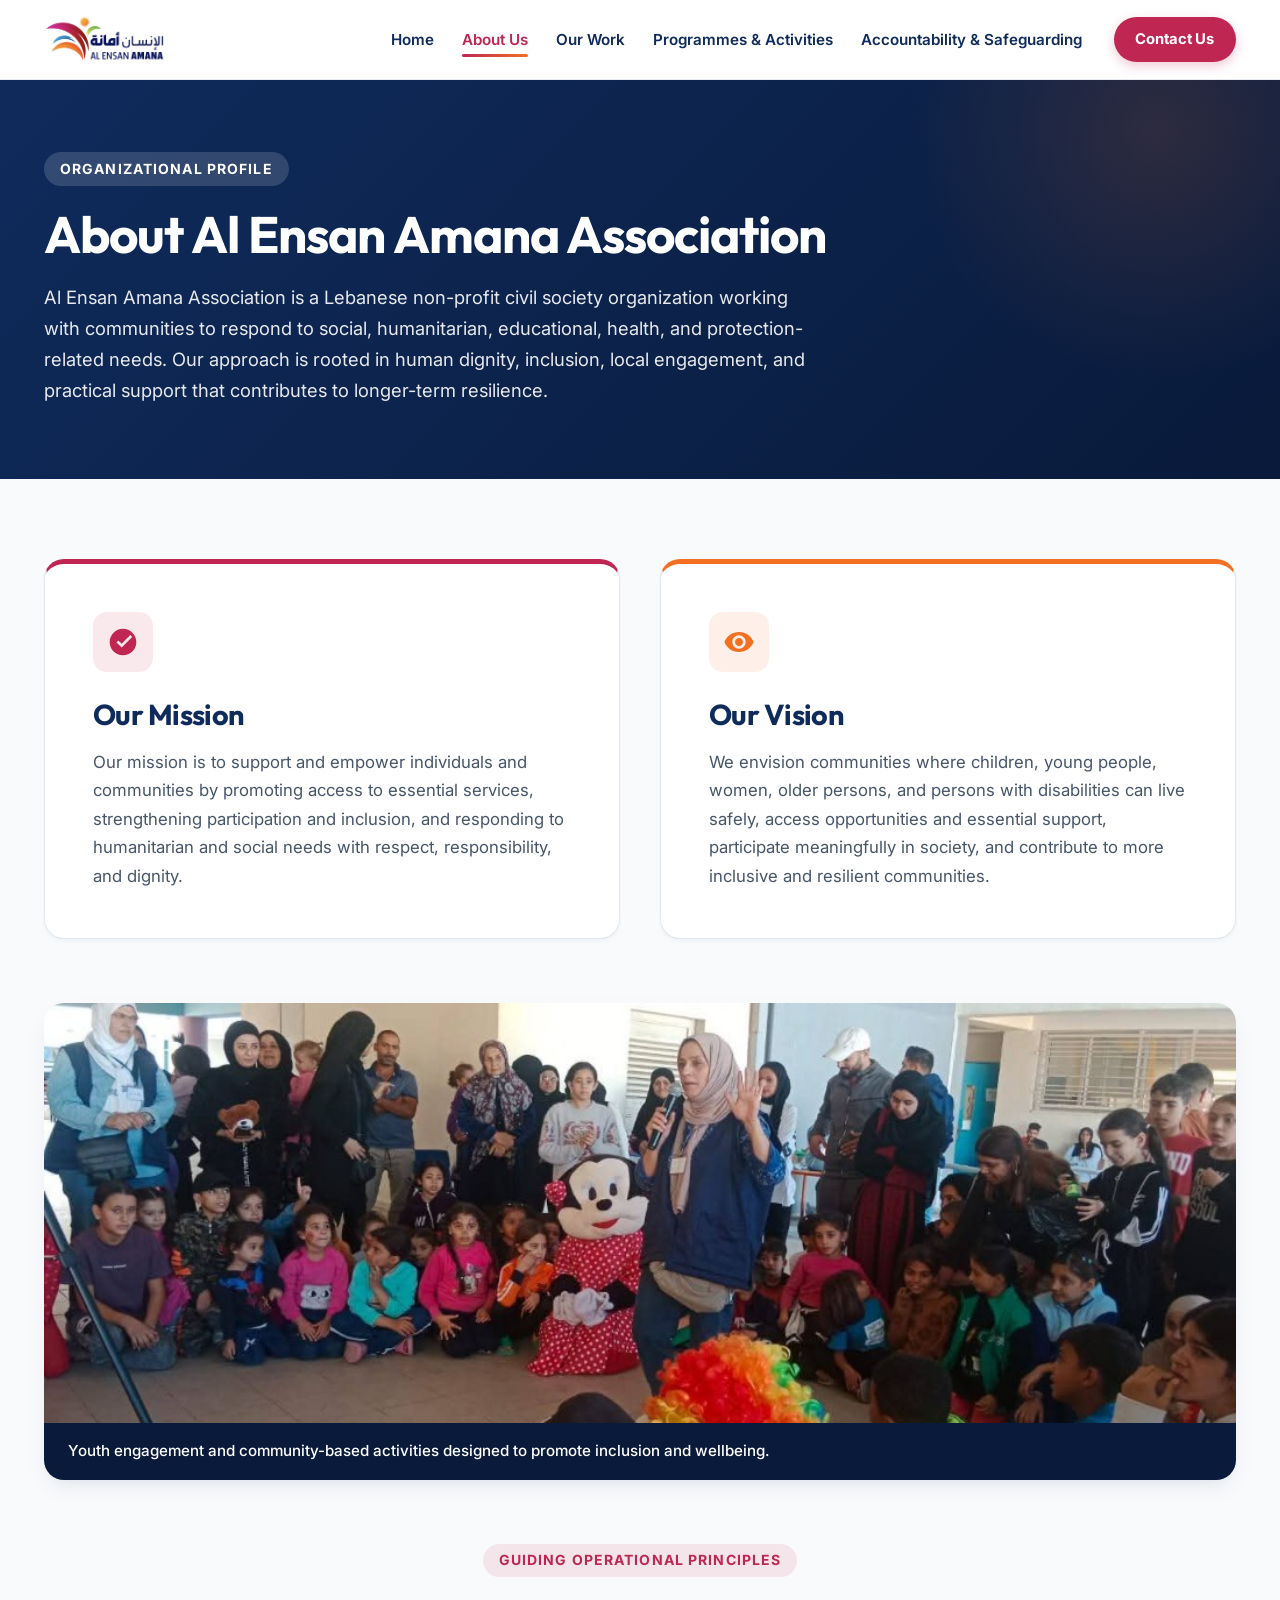
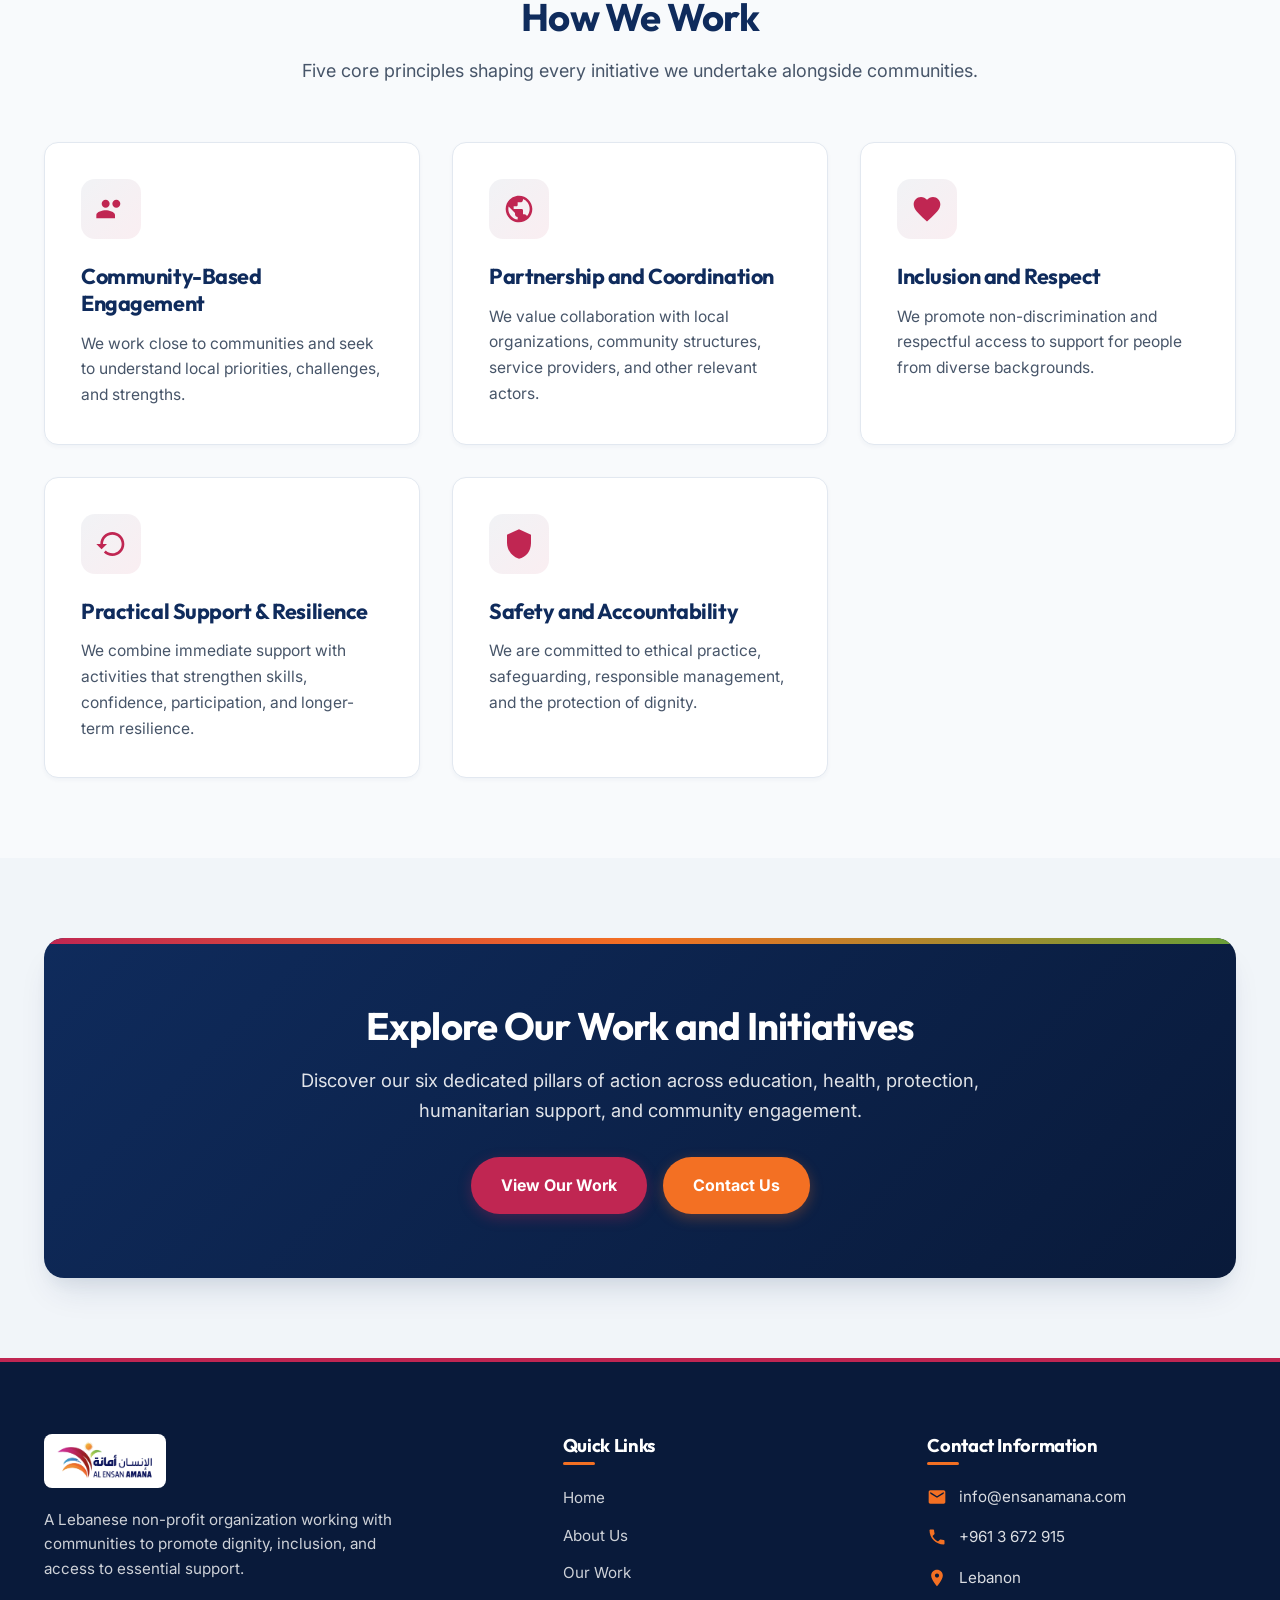
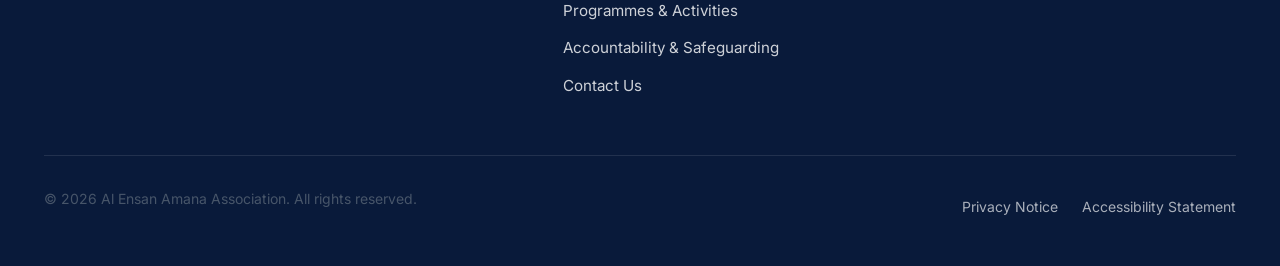
<file: about.html>
<!DOCTYPE html>
<html lang="en">
<head>
  <meta charset="UTF-8">
  <meta name="viewport" content="width=device-width, initial-scale=1.0">
  <title>About Us | Al Ensan Amana Association</title>
  <meta name="description" content="Learn about Al Ensan Amana Association, our mission, vision, and principles of community-based engagement, inclusion, dignity, and practical support in Lebanon.">
  <link rel="icon" type="image/png" href="assets/images/favicon.png">

  <!-- Open Graph -->
  <meta property="og:type" content="website">
  <meta property="og:title" content="About Us | Al Ensan Amana Association">
  <meta property="og:description" content="Dedicated to supporting communities across Lebanon through inclusive, dignified, and community-led civil society initiatives.">
  <meta property="og:image" content="assets/images/activity-2.jpg">

  <!-- Google Fonts -->
  <link rel="preconnect" href="https://fonts.googleapis.com">
  <link rel="preconnect" href="https://fonts.gstatic.com" crossorigin>
  <link href="https://fonts.googleapis.com/css2?family=Inter:wght@400;500;600;700&family=Outfit:wght@600;700;800&display=swap" rel="stylesheet">

  <!-- CSS Stylesheet -->
  <link rel="stylesheet" href="css/style.css">
</head>
<body>
  <!-- Accessible Skip Link -->
  <a href="#main-content" class="skip-link">Skip to main content</a>

  <!-- Header -->
  <header class="site-header" role="banner">
    <div class="container header-container">
      <a href="index.html" class="brand-logo-link" aria-label="Al Ensan Amana Association Home Page">
        <img src="assets/images/logo.png" alt="Al Ensan Amana Association Official Logo" class="brand-logo-img">
      </a>

      <!-- Desktop Nav -->
      <nav class="nav-desktop" role="navigation" aria-label="Main Navigation">
        <ul class="nav-menu-list">
          <li><a href="index.html" class="nav-link">Home</a></li>
          <li><a href="about.html" class="nav-link active" aria-current="page">About Us</a></li>
          <li><a href="our-work.html" class="nav-link">Our Work</a></li>
          <li><a href="programmes.html" class="nav-link">Programmes & Activities</a></li>
          <li><a href="accountability.html" class="nav-link">Accountability & Safeguarding</a></li>
        </ul>
        <a href="contact.html" class="btn-header-cta">Contact Us</a>
      </nav>

      <!-- Mobile Menu Toggle -->
      <button type="button" class="mobile-menu-toggle" id="mobile-menu-toggle" aria-label="Open mobile navigation menu">
        <svg viewBox="0 0 24 24"><path d="M4 6h16M4 12h16M4 18h16"/></svg>
      </button>
    </div>
  </header>

  <!-- Mobile Drawer Overlay -->
  <div class="mobile-drawer-overlay" id="mobile-drawer-overlay" role="dialog" aria-modal="true" aria-label="Mobile menu">
    <div class="mobile-drawer">
      <div class="mobile-drawer-header">
        <img src="assets/images/logo.png" alt="Al Ensan Amana Association Logo" style="height: 40px;">
        <button type="button" class="mobile-drawer-close" id="mobile-drawer-close" aria-label="Close navigation menu">&times;</button>
      </div>
      <nav>
        <ul class="mobile-nav-list">
          <li><a href="index.html" class="mobile-nav-link">Home</a></li>
          <li><a href="about.html" class="mobile-nav-link active" aria-current="page">About Us</a></li>
          <li><a href="our-work.html" class="mobile-nav-link">Our Work</a></li>
          <li><a href="programmes.html" class="mobile-nav-link">Programmes & Activities</a></li>
          <li><a href="accountability.html" class="mobile-nav-link">Accountability & Safeguarding</a></li>
          <li><a href="contact.html" class="mobile-nav-link">Contact Us</a></li>
        </ul>
      </nav>
      <div class="mobile-drawer-footer">
        <a href="contact.html" class="btn btn-primary" style="width: 100%;">Get in Touch</a>
      </div>
    </div>
  </div>

  <!-- Main Content -->
  <main id="main-content">
    
    <!-- Hero Banner -->
    <section class="page-hero">
      <div class="container">
        <div class="fade-in-element">
          <span class="section-tag" style="background: rgba(255,255,255,0.15); color: #fff;">Organizational Profile</span>
          <h1 class="page-hero-title">About Al Ensan Amana Association</h1>
          <p class="page-hero-desc">
            Al Ensan Amana Association is a Lebanese non-profit civil society organization working with communities to respond to social, humanitarian, educational, health, and protection-related needs. Our approach is rooted in human dignity, inclusion, local engagement, and practical support that contributes to longer-term resilience.
          </p>
        </div>
      </div>
    </section>

    <!-- Mission & Vision Section -->
    <section class="section" aria-labelledby="mission-vision-heading">
      <div class="container">
        <div style="display: grid; grid-template-columns: repeat(auto-fit, minmax(320px, 1fr)); gap: 2.5rem; margin-bottom: 4rem;">
          
          <!-- Mission Card -->
          <div class="content-box fade-in-element" style="border-top: 5px solid var(--brand-crimson); margin-bottom: 0;">
            <div class="card-icon-wrap" aria-hidden="true" style="background: rgba(192, 38, 82, 0.1); color: var(--brand-crimson);">
              <svg viewBox="0 0 24 24"><path d="M12 2C6.48 2 2 6.48 2 12s4.48 10 10 10 10-4.48 10-10S17.52 2 12 2zm-1 14.17l-3.88-3.88L8.53 10.8 11 13.27l6.47-6.47 1.41 1.41L11 16.17z"/></svg>
            </div>
            <h2 id="mission-vision-heading" style="font-size: 1.8rem; margin-bottom: 1rem;">Our Mission</h2>
            <p style="font-size: 1.05rem; line-height: 1.7; color: var(--text-muted);">
              Our mission is to support and empower individuals and communities by promoting access to essential services, strengthening participation and inclusion, and responding to humanitarian and social needs with respect, responsibility, and dignity.
            </p>
          </div>

          <!-- Vision Card -->
          <div class="content-box fade-in-element" style="border-top: 5px solid var(--brand-orange); margin-bottom: 0;">
            <div class="card-icon-wrap" aria-hidden="true" style="background: rgba(243, 112, 35, 0.1); color: var(--brand-orange);">
              <svg viewBox="0 0 24 24"><path d="M12 4.5C7 4.5 2.73 7.61 1 12c1.73 4.39 6 7.5 11 7.5s9.27-3.11 11-7.5c-1.73-4.39-6-7.5-11-7.5zM12 17c-2.76 0-5-2.24-5-5s2.24-5 5-5 5 2.24 5 5-2.24 5-5 5zm0-8c-1.66 0-3 1.34-3 3s1.34 3 3 3 3-1.34 3-3-1.34-3-3-3z"/></svg>
            </div>
            <h2 style="font-size: 1.8rem; margin-bottom: 1rem;">Our Vision</h2>
            <p style="font-size: 1.05rem; line-height: 1.7; color: var(--text-muted);">
              We envision communities where children, young people, women, older persons, and persons with disabilities can live safely, access opportunities and essential support, participate meaningfully in society, and contribute to more inclusive and resilient communities.
            </p>
          </div>

        </div>

        <!-- Featured Activity Image Banner -->
        <div class="fade-in-element" style="border-radius: var(--radius-lg); overflow: hidden; box-shadow: var(--shadow-md); margin-bottom: 4rem;">
          <img src="assets/images/activity-2.jpg" alt="Interactive community engagement session with children and adults" style="width: 100%; max-height: 420px; object-fit: cover;">
          <div style="background-color: var(--primary-navy-dark); color: #fff; padding: 1rem 1.5rem; font-size: 0.95rem; font-weight: 500;">
            Youth engagement and community-based activities designed to promote inclusion and wellbeing.
          </div>
        </div>

        <!-- How We Work Section -->
        <div>
          <div class="section-title-wrap fade-in-element">
            <span class="section-tag">Guiding Operational Principles</span>
            <h2 class="section-title">How We Work</h2>
            <p class="section-subtitle">Five core principles shaping every initiative we undertake alongside communities.</p>
          </div>

          <div class="cards-grid-3">
            
            <!-- Principle 1 -->
            <article class="card fade-in-element">
              <div class="card-icon-wrap" aria-hidden="true">
                <svg viewBox="0 0 24 24"><path d="M16 11c1.66 0 2.99-1.34 2.99-3S17.66 5 16 5s-3 1.34-3 3 1.34 3 3 3zm-8 0c1.66 0 2.99-1.34 2.99-3S9.66 5 8 5 5 6.34 5 8s1.34 3 3 3zm0 2c-2.33 0-7 1.17-7 3.5V19h14v-2.5c0-2.33-4.67-3.5-7-3.5z"/></svg>
              </div>
              <h3 class="card-title">Community-Based Engagement</h3>
              <p class="card-text">We work close to communities and seek to understand local priorities, challenges, and strengths.</p>
            </article>

            <!-- Principle 2 -->
            <article class="card fade-in-element">
              <div class="card-icon-wrap" aria-hidden="true">
                <svg viewBox="0 0 24 24"><path d="M12 2C6.48 2 2 6.48 2 12s4.48 10 10 10 10-4.48 10-10S17.52 2 12 2zm-1 17.93c-3.95-.49-7-3.85-7-7.93 0-.62.08-1.21.21-1.79L9 15v1c0 1.1.9 2 2 2v1.93zm6.9-2.54c-.26-.81-1-1.39-1.9-1.39h-1v-3c0-.55-.45-1-1-1H8v-2h2c.55 0 1-.45 1-1V7h2c1.1 0 2-.9 2-2v-.41c2.93 1.19 5 4.06 5 7.41 0 2.08-.8 3.97-2.1 5.39z"/></svg>
              </div>
              <h3 class="card-title">Partnership and Coordination</h3>
              <p class="card-text">We value collaboration with local organizations, community structures, service providers, and other relevant actors.</p>
            </article>

            <!-- Principle 3 -->
            <article class="card fade-in-element">
              <div class="card-icon-wrap" aria-hidden="true">
                <svg viewBox="0 0 24 24"><path d="M12 21.35l-1.45-1.32C5.4 15.36 2 12.28 2 8.5 2 5.42 4.42 3 7.5 3c1.74 0 3.41.81 4.5 2.09C13.09 3.81 14.76 3 16.5 3 19.58 3 22 5.42 22 8.5c0 3.78-3.4 6.86-8.55 11.54L12 21.35z"/></svg>
              </div>
              <h3 class="card-title">Inclusion and Respect</h3>
              <p class="card-text">We promote non-discrimination and respectful access to support for people from diverse backgrounds.</p>
            </article>

            <!-- Principle 4 -->
            <article class="card fade-in-element">
              <div class="card-icon-wrap" aria-hidden="true">
                <svg viewBox="0 0 24 24"><path d="M13 3c-4.97 0-9 4.03-9 9H1l3.89 3.89.07.14L9 12H6c0-3.87 3.13-7 7-7s7 3.13 7 7-3.13 7-7 7c-1.93 0-3.68-.79-4.94-2.06l-1.42 1.42C8.27 19.99 10.51 21 13 21c4.97 0 9-4.03 9-9s-4.03-9-9-9z"/></svg>
              </div>
              <h3 class="card-title">Practical Support & Resilience</h3>
              <p class="card-text">We combine immediate support with activities that strengthen skills, confidence, participation, and longer-term resilience.</p>
            </article>

            <!-- Principle 5 -->
            <article class="card fade-in-element" style="grid-column: span 1;">
              <div class="card-icon-wrap" aria-hidden="true">
                <svg viewBox="0 0 24 24"><path d="M12 1L3 5v6c0 5.55 3.84 10.74 9 12 5.16-1.26 9-5.45 9-12V5l-9-4z"/></svg>
              </div>
              <h3 class="card-title">Safety and Accountability</h3>
              <p class="card-text">We are committed to ethical practice, safeguarding, responsible management, and the protection of dignity.</p>
            </article>

          </div>
        </div>

      </div>
    </section>

    <!-- Call to Action Banner -->
    <section class="section section-alt">
      <div class="container">
        <div class="cta-banner fade-in-element">
          <h2 class="cta-title">Explore Our Work and Initiatives</h2>
          <p class="cta-desc">
            Discover our six dedicated pillars of action across education, health, protection, humanitarian support, and community engagement.
          </p>
          <div class="btn-group" style="justify-content: center;">
            <a href="our-work.html" class="btn btn-primary">View Our Work</a>
            <a href="contact.html" class="btn btn-secondary">Contact Us</a>
          </div>
        </div>
      </div>
    </section>

  </main>

  <!-- Footer -->
  <footer class="site-footer" role="contentinfo">
    <div class="container">
      <div class="footer-grid">
        <div>
          <img src="assets/images/logo.png" alt="Al Ensan Amana Association Logo" class="footer-brand-logo">
          <p class="footer-desc">
            A Lebanese non-profit organization working with communities to promote dignity, inclusion, and access to essential support.
          </p>
        </div>
        <div>
          <h3 class="footer-heading">Quick Links</h3>
          <ul class="footer-links">
            <li><a href="index.html">Home</a></li>
            <li><a href="about.html">About Us</a></li>
            <li><a href="our-work.html">Our Work</a></li>
            <li><a href="programmes.html">Programmes & Activities</a></li>
            <li><a href="accountability.html">Accountability & Safeguarding</a></li>
            <li><a href="contact.html">Contact Us</a></li>
          </ul>
        </div>
        <div>
          <h3 class="footer-heading">Contact Information</h3>
          <ul class="footer-contact-info">
            <li class="footer-contact-item">
              <svg viewBox="0 0 24 24"><path d="M20 4H4c-1.1 0-1.99.9-1.99 2L2 18c0 1.1.9 2 2 2h16c1.1 0 2-.9 2-2V6c0-1.1-.9-2-2-2zm0 4l-8 5-8-5V6l8 5 8-5v2z"/></svg>
              <a href="mailto:info@ensanamana.com" style="color: inherit;">info@ensanamana.com</a>
            </li>
            <li class="footer-contact-item">
              <svg viewBox="0 0 24 24"><path d="M6.62 10.79c1.44 2.83 3.76 5.14 6.59 6.59l2.2-2.2c.27-.27.67-.36 1.02-.24 1.12.37 2.33.57 3.57.57.55 0 1 .45 1 1V20c0 .55-.45 1-1 1-9.39 0-17-7.61-17-17 0-.55.45-1 1-1h3.5c.55 0 1 .45 1 1 0 1.25.2 2.45.57 3.57.11.35.03.74-.25 1.02l-2.2 2.2z"/></svg>
              <a href="tel:+9613672915" style="color: inherit;">+961 3 672 915</a>
            </li>
            <li class="footer-contact-item">
              <svg viewBox="0 0 24 24"><path d="M12 2C8.13 2 5 5.13 5 9c0 5.25 7 13 7 13s7-7.75 7-13c0-3.87-3.13-7-7-7zm0 9.5c-1.38 0-2.5-1.12-2.5-2.5s1.12-2.5 2.5-2.5 2.5 1.12 2.5 2.5-1.12 2.5-2.5 2.5z"/></svg>
              <span>Lebanon</span>
            </li>
          </ul>
        </div>
      </div>
      <div class="footer-bottom">
        <p>&copy; <span id="current-year">2026</span> Al Ensan Amana Association. All rights reserved.</p>
        <ul class="footer-legal-links">
          <li><a href="privacy.html">Privacy Notice</a></li>
          <li><a href="accessibility.html">Accessibility Statement</a></li>
        </ul>
      </div>
    </div>
  </footer>

  <script src="js/main.js"></script>
</body>
</html>
</file>
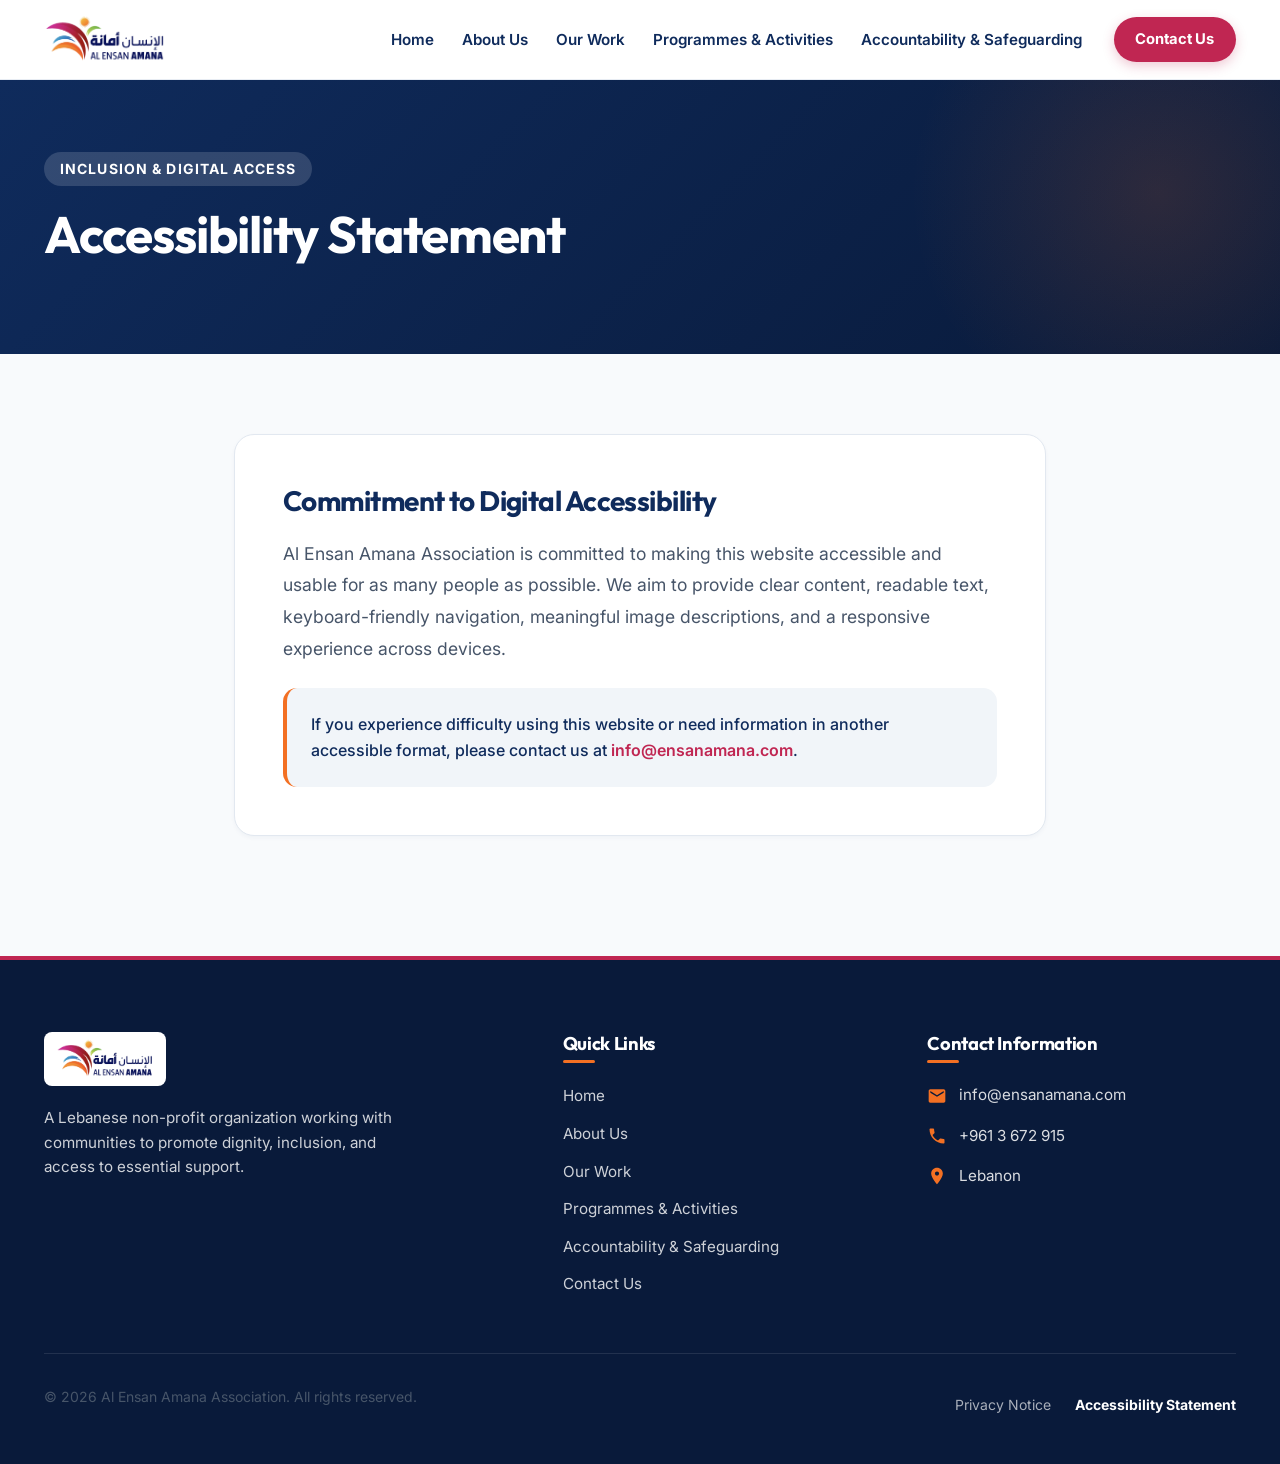
<file: accessibility.html>
<!DOCTYPE html>
<html lang="en">
<head>
  <meta charset="UTF-8">
  <meta name="viewport" content="width=device-width, initial-scale=1.0">
  <title>Accessibility Statement | Al Ensan Amana Association</title>
  <meta name="description" content="Al Ensan Amana Association is committed to digital accessibility, clear navigation, keyboard compatibility, and readable content for all users.">
  <link rel="icon" type="image/png" href="assets/images/favicon.png">

  <!-- Open Graph -->
  <meta property="og:type" content="website">
  <meta property="og:title" content="Accessibility Statement | Al Ensan Amana Association">
  <meta property="og:description" content="Accessibility commitment and contact info for Al Ensan Amana Association website.">
  <meta property="og:image" content="assets/images/logo.png">

  <!-- Google Fonts -->
  <link rel="preconnect" href="https://fonts.googleapis.com">
  <link rel="preconnect" href="https://fonts.gstatic.com" crossorigin>
  <link href="https://fonts.googleapis.com/css2?family=Inter:wght@400;500;600;700&family=Outfit:wght@600;700;800&display=swap" rel="stylesheet">

  <!-- CSS Stylesheet -->
  <link rel="stylesheet" href="css/style.css">
</head>
<body>
  <!-- Accessible Skip Link -->
  <a href="#main-content" class="skip-link">Skip to main content</a>

  <!-- Header -->
  <header class="site-header" role="banner">
    <div class="container header-container">
      <a href="index.html" class="brand-logo-link" aria-label="Al Ensan Amana Association Home Page">
        <img src="assets/images/logo.png" alt="Al Ensan Amana Association Official Logo" class="brand-logo-img">
      </a>

      <!-- Desktop Nav -->
      <nav class="nav-desktop" role="navigation" aria-label="Main Navigation">
        <ul class="nav-menu-list">
          <li><a href="index.html" class="nav-link">Home</a></li>
          <li><a href="about.html" class="nav-link">About Us</a></li>
          <li><a href="our-work.html" class="nav-link">Our Work</a></li>
          <li><a href="programmes.html" class="nav-link">Programmes & Activities</a></li>
          <li><a href="accountability.html" class="nav-link">Accountability & Safeguarding</a></li>
        </ul>
        <a href="contact.html" class="btn-header-cta">Contact Us</a>
      </nav>

      <!-- Mobile Menu Toggle -->
      <button type="button" class="mobile-menu-toggle" id="mobile-menu-toggle" aria-label="Open mobile navigation menu">
        <svg viewBox="0 0 24 24"><path d="M4 6h16M4 12h16M4 18h16"/></svg>
      </button>
    </div>
  </header>

  <!-- Mobile Drawer Overlay -->
  <div class="mobile-drawer-overlay" id="mobile-drawer-overlay" role="dialog" aria-modal="true" aria-label="Mobile menu">
    <div class="mobile-drawer">
      <div class="mobile-drawer-header">
        <img src="assets/images/logo.png" alt="Al Ensan Amana Association Logo" style="height: 40px;">
        <button type="button" class="mobile-drawer-close" id="mobile-drawer-close" aria-label="Close navigation menu">&times;</button>
      </div>
      <nav>
        <ul class="mobile-nav-list">
          <li><a href="index.html" class="mobile-nav-link">Home</a></li>
          <li><a href="about.html" class="mobile-nav-link">About Us</a></li>
          <li><a href="our-work.html" class="mobile-nav-link">Our Work</a></li>
          <li><a href="programmes.html" class="mobile-nav-link">Programmes & Activities</a></li>
          <li><a href="accountability.html" class="mobile-nav-link">Accountability & Safeguarding</a></li>
          <li><a href="contact.html" class="mobile-nav-link">Contact Us</a></li>
        </ul>
      </nav>
      <div class="mobile-drawer-footer">
        <a href="contact.html" class="btn btn-primary" style="width: 100%;">Get in Touch</a>
      </div>
    </div>
  </div>

  <!-- Main Content -->
  <main id="main-content">
    
    <!-- Hero Banner -->
    <section class="page-hero">
      <div class="container">
        <div class="fade-in-element">
          <span class="section-tag" style="background: rgba(255,255,255,0.15); color: #fff;">Inclusion & Digital Access</span>
          <h1 class="page-hero-title">Accessibility Statement</h1>
        </div>
      </div>
    </section>

    <!-- Accessibility Statement Section -->
    <section class="section">
      <div class="container container-narrow">
        <div class="content-box fade-in-element">
          <h2 style="font-size: 1.75rem; margin-bottom: 1.25rem; color: var(--primary-navy);">Commitment to Digital Accessibility</h2>
          <p style="font-size: 1.1rem; line-height: 1.8; color: var(--text-muted); margin-bottom: 1.5rem;">
            Al Ensan Amana Association is committed to making this website accessible and usable for as many people as possible. We aim to provide clear content, readable text, keyboard-friendly navigation, meaningful image descriptions, and a responsive experience across devices.
          </p>
          
          <div style="background-color: var(--bg-alt); padding: 1.5rem; border-radius: var(--radius-md); border-left: 4px solid var(--brand-orange);">
            <p style="font-size: 1rem; color: var(--primary-navy); margin: 0; font-weight: 500;">
              If you experience difficulty using this website or need information in another accessible format, please contact us at <a href="mailto:info@ensanamana.com" style="color: var(--brand-crimson); font-weight: 600;">info@ensanamana.com</a>.
            </p>
          </div>
        </div>
      </div>
    </section>

  </main>

  <!-- Footer -->
  <footer class="site-footer" role="contentinfo">
    <div class="container">
      <div class="footer-grid">
        <div>
          <img src="assets/images/logo.png" alt="Al Ensan Amana Association Logo" class="footer-brand-logo">
          <p class="footer-desc">
            A Lebanese non-profit organization working with communities to promote dignity, inclusion, and access to essential support.
          </p>
        </div>
        <div>
          <h3 class="footer-heading">Quick Links</h3>
          <ul class="footer-links">
            <li><a href="index.html">Home</a></li>
            <li><a href="about.html">About Us</a></li>
            <li><a href="our-work.html">Our Work</a></li>
            <li><a href="programmes.html">Programmes & Activities</a></li>
            <li><a href="accountability.html">Accountability & Safeguarding</a></li>
            <li><a href="contact.html">Contact Us</a></li>
          </ul>
        </div>
        <div>
          <h3 class="footer-heading">Contact Information</h3>
          <ul class="footer-contact-info">
            <li class="footer-contact-item">
              <svg viewBox="0 0 24 24"><path d="M20 4H4c-1.1 0-1.99.9-1.99 2L2 18c0 1.1.9 2 2 2h16c1.1 0 2-.9 2-2V6c0-1.1-.9-2-2-2zm0 4l-8 5-8-5V6l8 5 8-5v2z"/></svg>
              <a href="mailto:info@ensanamana.com" style="color: inherit;">info@ensanamana.com</a>
            </li>
            <li class="footer-contact-item">
              <svg viewBox="0 0 24 24"><path d="M6.62 10.79c1.44 2.83 3.76 5.14 6.59 6.59l2.2-2.2c.27-.27.67-.36 1.02-.24 1.12.37 2.33.57 3.57.57.55 0 1 .45 1 1V20c0 .55-.45 1-1 1-9.39 0-17-7.61-17-17 0-.55.45-1 1-1h3.5c.55 0 1 .45 1 1 0 1.25.2 2.45.57 3.57.11.35.03.74-.25 1.02l-2.2 2.2z"/></svg>
              <a href="tel:+9613672915" style="color: inherit;">+961 3 672 915</a>
            </li>
            <li class="footer-contact-item">
              <svg viewBox="0 0 24 24"><path d="M12 2C8.13 2 5 5.13 5 9c0 5.25 7 13 7 13s7-7.75 7-13c0-3.87-3.13-7-7-7zm0 9.5c-1.38 0-2.5-1.12-2.5-2.5s1.12-2.5 2.5-2.5 2.5 1.12 2.5 2.5-1.12 2.5-2.5 2.5z"/></svg>
              <span>Lebanon</span>
            </li>
          </ul>
        </div>
      </div>
      <div class="footer-bottom">
        <p>&copy; <span id="current-year">2026</span> Al Ensan Amana Association. All rights reserved.</p>
        <ul class="footer-legal-links">
          <li><a href="privacy.html">Privacy Notice</a></li>
          <li><a href="accessibility.html" style="color: #fff; font-weight: bold;">Accessibility Statement</a></li>
        </ul>
      </div>
    </div>
  </footer>

  <script src="js/main.js"></script>
</body>
</html>
</file>
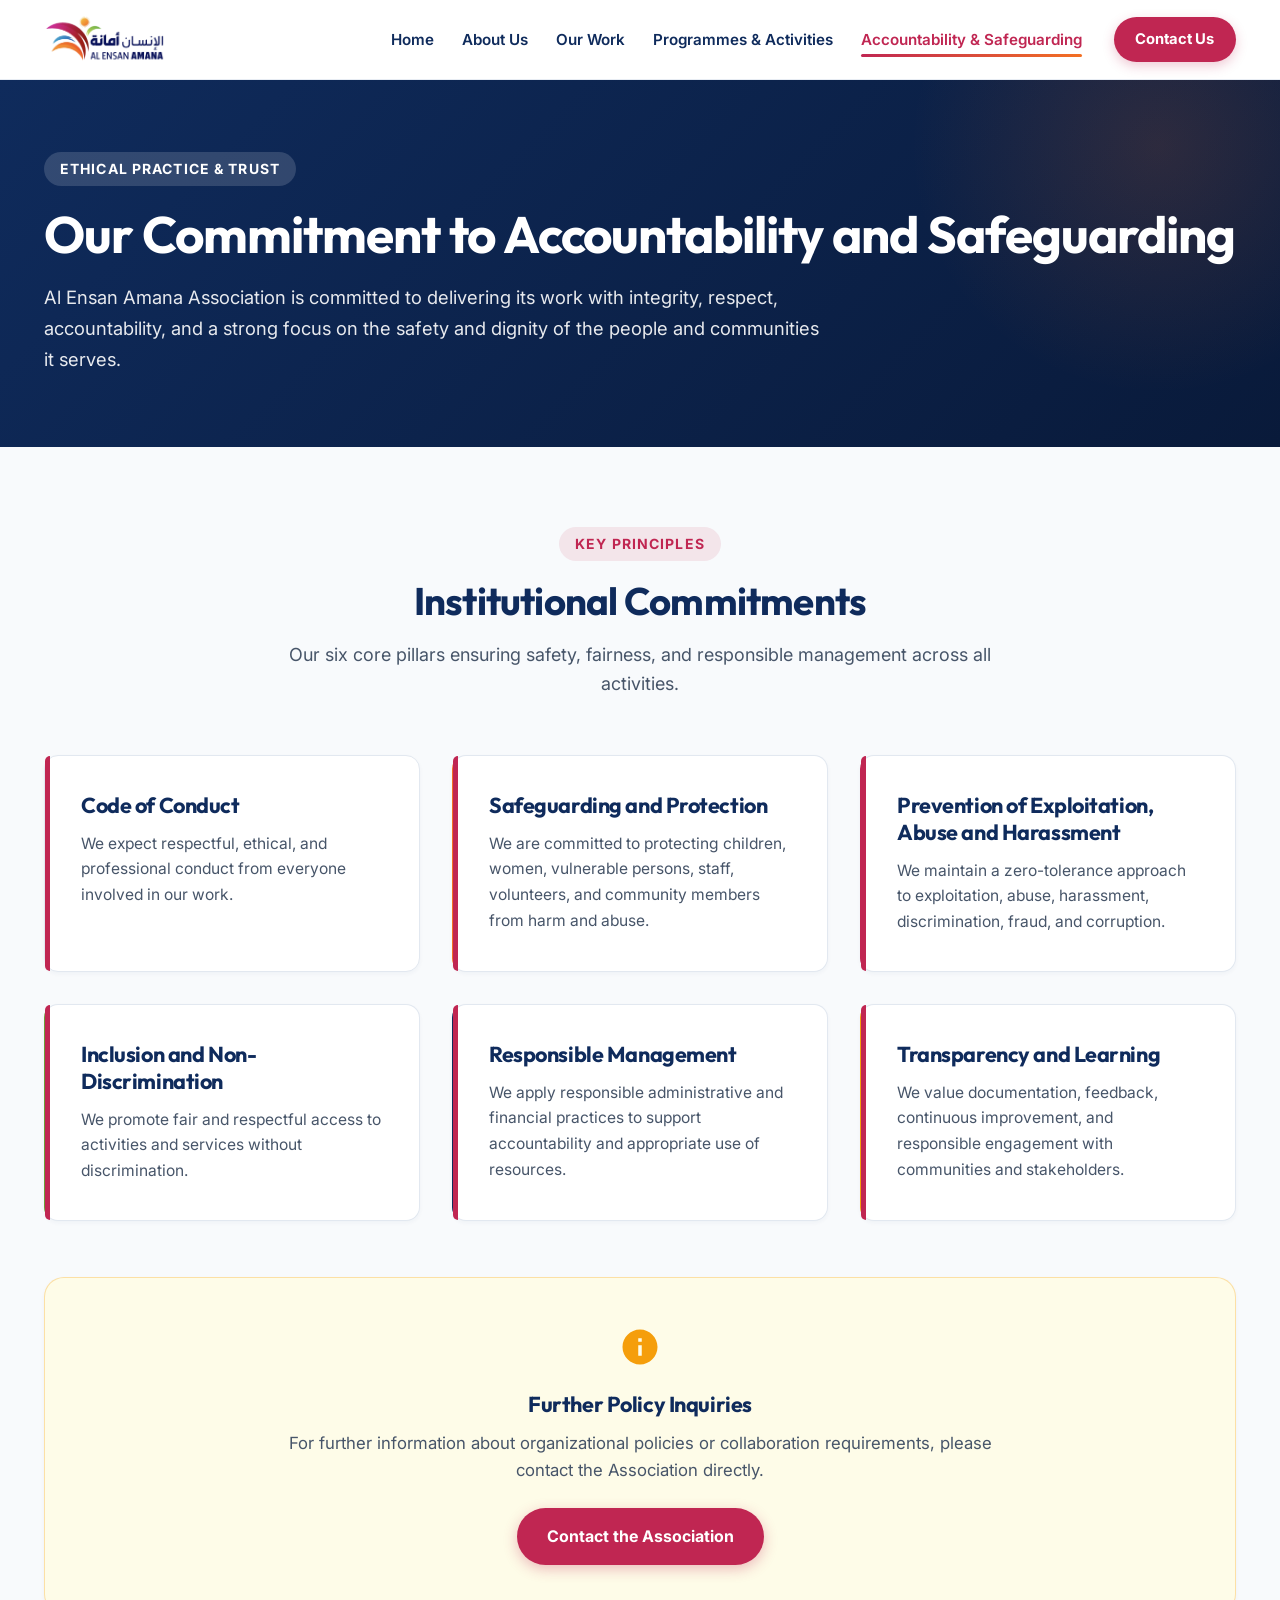
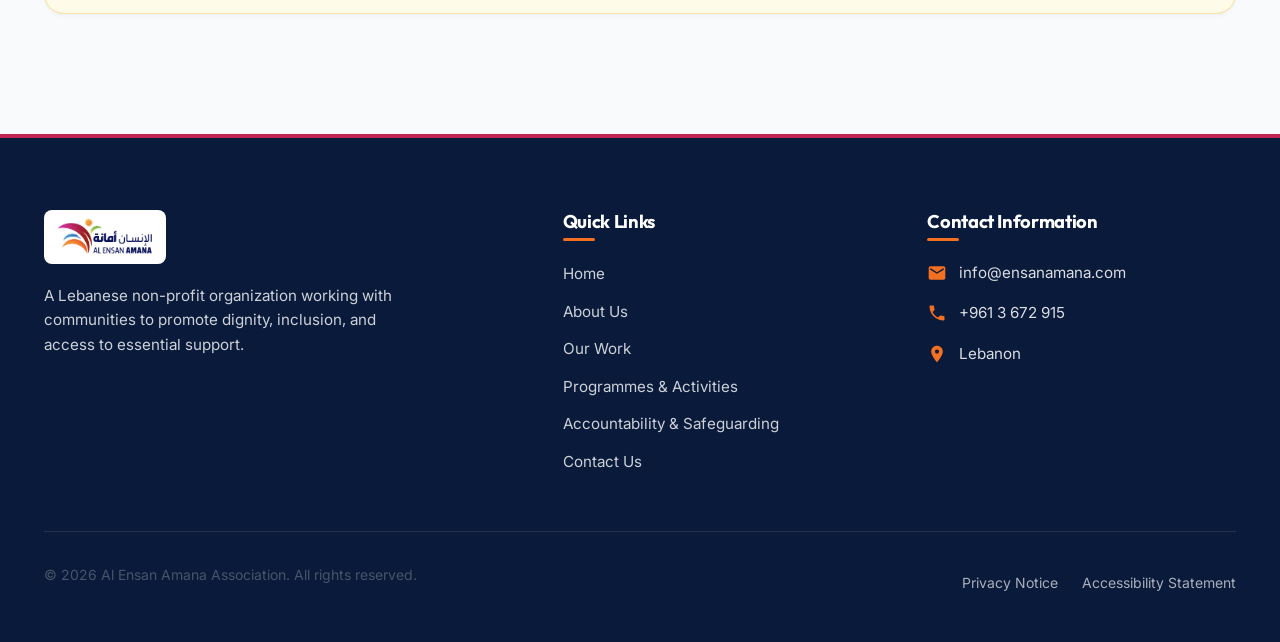
<file: accountability.html>
<!DOCTYPE html>
<html lang="en">
<head>
  <meta charset="UTF-8">
  <meta name="viewport" content="width=device-width, initial-scale=1.0">
  <title>Accountability & Safeguarding | Al Ensan Amana Association</title>
  <meta name="description" content="Learn about Al Ensan Amana Association's commitment to ethical conduct, safeguarding, zero-tolerance for exploitation, inclusion, and responsible management.">
  <link rel="icon" type="image/png" href="assets/images/favicon.png">

  <!-- Open Graph -->
  <meta property="og:type" content="website">
  <meta property="og:title" content="Accountability & Safeguarding | Al Ensan Amana Association">
  <meta property="og:description" content="Committed to delivering our work with integrity, respect, accountability, and a focus on safety and human dignity.">
  <meta property="og:image" content="assets/images/activity-1.jpg">

  <!-- Google Fonts -->
  <link rel="preconnect" href="https://fonts.googleapis.com">
  <link rel="preconnect" href="https://fonts.gstatic.com" crossorigin>
  <link href="https://fonts.googleapis.com/css2?family=Inter:wght@400;500;600;700&family=Outfit:wght@600;700;800&display=swap" rel="stylesheet">

  <!-- CSS Stylesheet -->
  <link rel="stylesheet" href="css/style.css">
</head>
<body>
  <!-- Accessible Skip Link -->
  <a href="#main-content" class="skip-link">Skip to main content</a>

  <!-- Header -->
  <header class="site-header" role="banner">
    <div class="container header-container">
      <a href="index.html" class="brand-logo-link" aria-label="Al Ensan Amana Association Home Page">
        <img src="assets/images/logo.png" alt="Al Ensan Amana Association Official Logo" class="brand-logo-img">
      </a>

      <!-- Desktop Nav -->
      <nav class="nav-desktop" role="navigation" aria-label="Main Navigation">
        <ul class="nav-menu-list">
          <li><a href="index.html" class="nav-link">Home</a></li>
          <li><a href="about.html" class="nav-link">About Us</a></li>
          <li><a href="our-work.html" class="nav-link">Our Work</a></li>
          <li><a href="programmes.html" class="nav-link">Programmes & Activities</a></li>
          <li><a href="accountability.html" class="nav-link active" aria-current="page">Accountability & Safeguarding</a></li>
        </ul>
        <a href="contact.html" class="btn-header-cta">Contact Us</a>
      </nav>

      <!-- Mobile Menu Toggle -->
      <button type="button" class="mobile-menu-toggle" id="mobile-menu-toggle" aria-label="Open mobile navigation menu">
        <svg viewBox="0 0 24 24"><path d="M4 6h16M4 12h16M4 18h16"/></svg>
      </button>
    </div>
  </header>

  <!-- Mobile Drawer Overlay -->
  <div class="mobile-drawer-overlay" id="mobile-drawer-overlay" role="dialog" aria-modal="true" aria-label="Mobile menu">
    <div class="mobile-drawer">
      <div class="mobile-drawer-header">
        <img src="assets/images/logo.png" alt="Al Ensan Amana Association Logo" style="height: 40px;">
        <button type="button" class="mobile-drawer-close" id="mobile-drawer-close" aria-label="Close navigation menu">&times;</button>
      </div>
      <nav>
        <ul class="mobile-nav-list">
          <li><a href="index.html" class="mobile-nav-link">Home</a></li>
          <li><a href="about.html" class="mobile-nav-link">About Us</a></li>
          <li><a href="our-work.html" class="mobile-nav-link">Our Work</a></li>
          <li><a href="programmes.html" class="mobile-nav-link">Programmes & Activities</a></li>
          <li><a href="accountability.html" class="mobile-nav-link active" aria-current="page">Accountability & Safeguarding</a></li>
          <li><a href="contact.html" class="mobile-nav-link">Contact Us</a></li>
        </ul>
      </nav>
      <div class="mobile-drawer-footer">
        <a href="contact.html" class="btn btn-primary" style="width: 100%;">Get in Touch</a>
      </div>
    </div>
  </div>

  <!-- Main Content -->
  <main id="main-content">
    
    <!-- Hero Banner -->
    <section class="page-hero">
      <div class="container">
        <div class="fade-in-element">
          <span class="section-tag" style="background: rgba(255,255,255,0.15); color: #fff;">Ethical Practice & Trust</span>
          <h1 class="page-hero-title">Our Commitment to Accountability and Safeguarding</h1>
          <p class="page-hero-desc">
            Al Ensan Amana Association is committed to delivering its work with integrity, respect, accountability, and a strong focus on the safety and dignity of the people and communities it serves.
          </p>
        </div>
      </div>
    </section>

    <!-- Core Commitments Section -->
    <section class="section">
      <div class="container">
        <div class="section-title-wrap fade-in-element">
          <span class="section-tag">Key Principles</span>
          <h2 class="section-title">Institutional Commitments</h2>
          <p class="section-subtitle">Our six core pillars ensuring safety, fairness, and responsible management across all activities.</p>
        </div>

        <div class="safeguard-grid">
          
          <!-- Card 1 -->
          <article class="safeguard-card fade-in-element">
            <h3 style="font-size: 1.35rem; color: var(--primary-navy); margin-bottom: 0.75rem;">Code of Conduct</h3>
            <p class="card-text">We expect respectful, ethical, and professional conduct from everyone involved in our work.</p>
          </article>

          <!-- Card 2 -->
          <article class="safeguard-card fade-in-element" style="border-left-color: var(--brand-orange);">
            <h3 style="font-size: 1.35rem; color: var(--primary-navy); margin-bottom: 0.75rem;">Safeguarding and Protection</h3>
            <p class="card-text">We are committed to protecting children, women, vulnerable persons, staff, volunteers, and community members from harm and abuse.</p>
          </article>

          <!-- Card 3 -->
          <article class="safeguard-card fade-in-element" style="border-left-color: var(--brand-crimson);">
            <h3 style="font-size: 1.35rem; color: var(--primary-navy); margin-bottom: 0.75rem;">Prevention of Exploitation, Abuse and Harassment</h3>
            <p class="card-text">We maintain a zero-tolerance approach to exploitation, abuse, harassment, discrimination, fraud, and corruption.</p>
          </article>

          <!-- Card 4 -->
          <article class="safeguard-card fade-in-element" style="border-left-color: var(--brand-green);">
            <h3 style="font-size: 1.35rem; color: var(--primary-navy); margin-bottom: 0.75rem;">Inclusion and Non-Discrimination</h3>
            <p class="card-text">We promote fair and respectful access to activities and services without discrimination.</p>
          </article>

          <!-- Card 5 -->
          <article class="safeguard-card fade-in-element" style="border-left-color: var(--primary-navy);">
            <h3 style="font-size: 1.35rem; color: var(--primary-navy); margin-bottom: 0.75rem;">Responsible Management</h3>
            <p class="card-text">We apply responsible administrative and financial practices to support accountability and appropriate use of resources.</p>
          </article>

          <!-- Card 6 -->
          <article class="safeguard-card fade-in-element" style="border-left-color: var(--brand-yellow);">
            <h3 style="font-size: 1.35rem; color: var(--primary-navy); margin-bottom: 0.75rem;">Transparency and Learning</h3>
            <p class="card-text">We value documentation, feedback, continuous improvement, and responsible engagement with communities and stakeholders.</p>
          </article>

        </div>

        <!-- Information Note Box -->
        <div class="content-box fade-in-element" style="margin-top: 3.5rem; text-align: center; background-color: var(--bg-warm-tint); border-color: rgba(245, 158, 11, 0.3);">
          <div style="max-width: 720px; margin: 0 auto;">
            <div style="color: var(--brand-yellow); margin-bottom: 1rem;" aria-hidden="true">
              <svg viewBox="0 0 24 24" style="width: 42px; height: 42px; fill: currentColor;"><path d="M12 2C6.48 2 2 6.48 2 12s4.48 10 10 10 10-4.48 10-10S17.52 2 12 2zm1 15h-2v-6h2v6zm0-8h-2V7h2v2z"/></svg>
            </div>
            <h3 style="font-size: 1.35rem; margin-bottom: 0.75rem;">Further Policy Inquiries</h3>
            <p style="font-size: 1.05rem; color: var(--text-muted); margin-bottom: 1.5rem;">
              For further information about organizational policies or collaboration requirements, please contact the Association directly.
            </p>
            <a href="contact.html" class="btn btn-primary">Contact the Association</a>
          </div>
        </div>

      </div>
    </section>

  </main>

  <!-- Footer -->
  <footer class="site-footer" role="contentinfo">
    <div class="container">
      <div class="footer-grid">
        <div>
          <img src="assets/images/logo.png" alt="Al Ensan Amana Association Logo" class="footer-brand-logo">
          <p class="footer-desc">
            A Lebanese non-profit organization working with communities to promote dignity, inclusion, and access to essential support.
          </p>
        </div>
        <div>
          <h3 class="footer-heading">Quick Links</h3>
          <ul class="footer-links">
            <li><a href="index.html">Home</a></li>
            <li><a href="about.html">About Us</a></li>
            <li><a href="our-work.html">Our Work</a></li>
            <li><a href="programmes.html">Programmes & Activities</a></li>
            <li><a href="accountability.html">Accountability & Safeguarding</a></li>
            <li><a href="contact.html">Contact Us</a></li>
          </ul>
        </div>
        <div>
          <h3 class="footer-heading">Contact Information</h3>
          <ul class="footer-contact-info">
            <li class="footer-contact-item">
              <svg viewBox="0 0 24 24"><path d="M20 4H4c-1.1 0-1.99.9-1.99 2L2 18c0 1.1.9 2 2 2h16c1.1 0 2-.9 2-2V6c0-1.1-.9-2-2-2zm0 4l-8 5-8-5V6l8 5 8-5v2z"/></svg>
              <a href="mailto:info@ensanamana.com" style="color: inherit;">info@ensanamana.com</a>
            </li>
            <li class="footer-contact-item">
              <svg viewBox="0 0 24 24"><path d="M6.62 10.79c1.44 2.83 3.76 5.14 6.59 6.59l2.2-2.2c.27-.27.67-.36 1.02-.24 1.12.37 2.33.57 3.57.57.55 0 1 .45 1 1V20c0 .55-.45 1-1 1-9.39 0-17-7.61-17-17 0-.55.45-1 1-1h3.5c.55 0 1 .45 1 1 0 1.25.2 2.45.57 3.57.11.35.03.74-.25 1.02l-2.2 2.2z"/></svg>
              <a href="tel:+9613672915" style="color: inherit;">+961 3 672 915</a>
            </li>
            <li class="footer-contact-item">
              <svg viewBox="0 0 24 24"><path d="M12 2C8.13 2 5 5.13 5 9c0 5.25 7 13 7 13s7-7.75 7-13c0-3.87-3.13-7-7-7zm0 9.5c-1.38 0-2.5-1.12-2.5-2.5s1.12-2.5 2.5-2.5 2.5 1.12 2.5 2.5-1.12 2.5-2.5 2.5z"/></svg>
              <span>Lebanon</span>
            </li>
          </ul>
        </div>
      </div>
      <div class="footer-bottom">
        <p>&copy; <span id="current-year">2026</span> Al Ensan Amana Association. All rights reserved.</p>
        <ul class="footer-legal-links">
          <li><a href="privacy.html">Privacy Notice</a></li>
          <li><a href="accessibility.html">Accessibility Statement</a></li>
        </ul>
      </div>
    </div>
  </footer>

  <script src="js/main.js"></script>
</body>
</html>
</file>
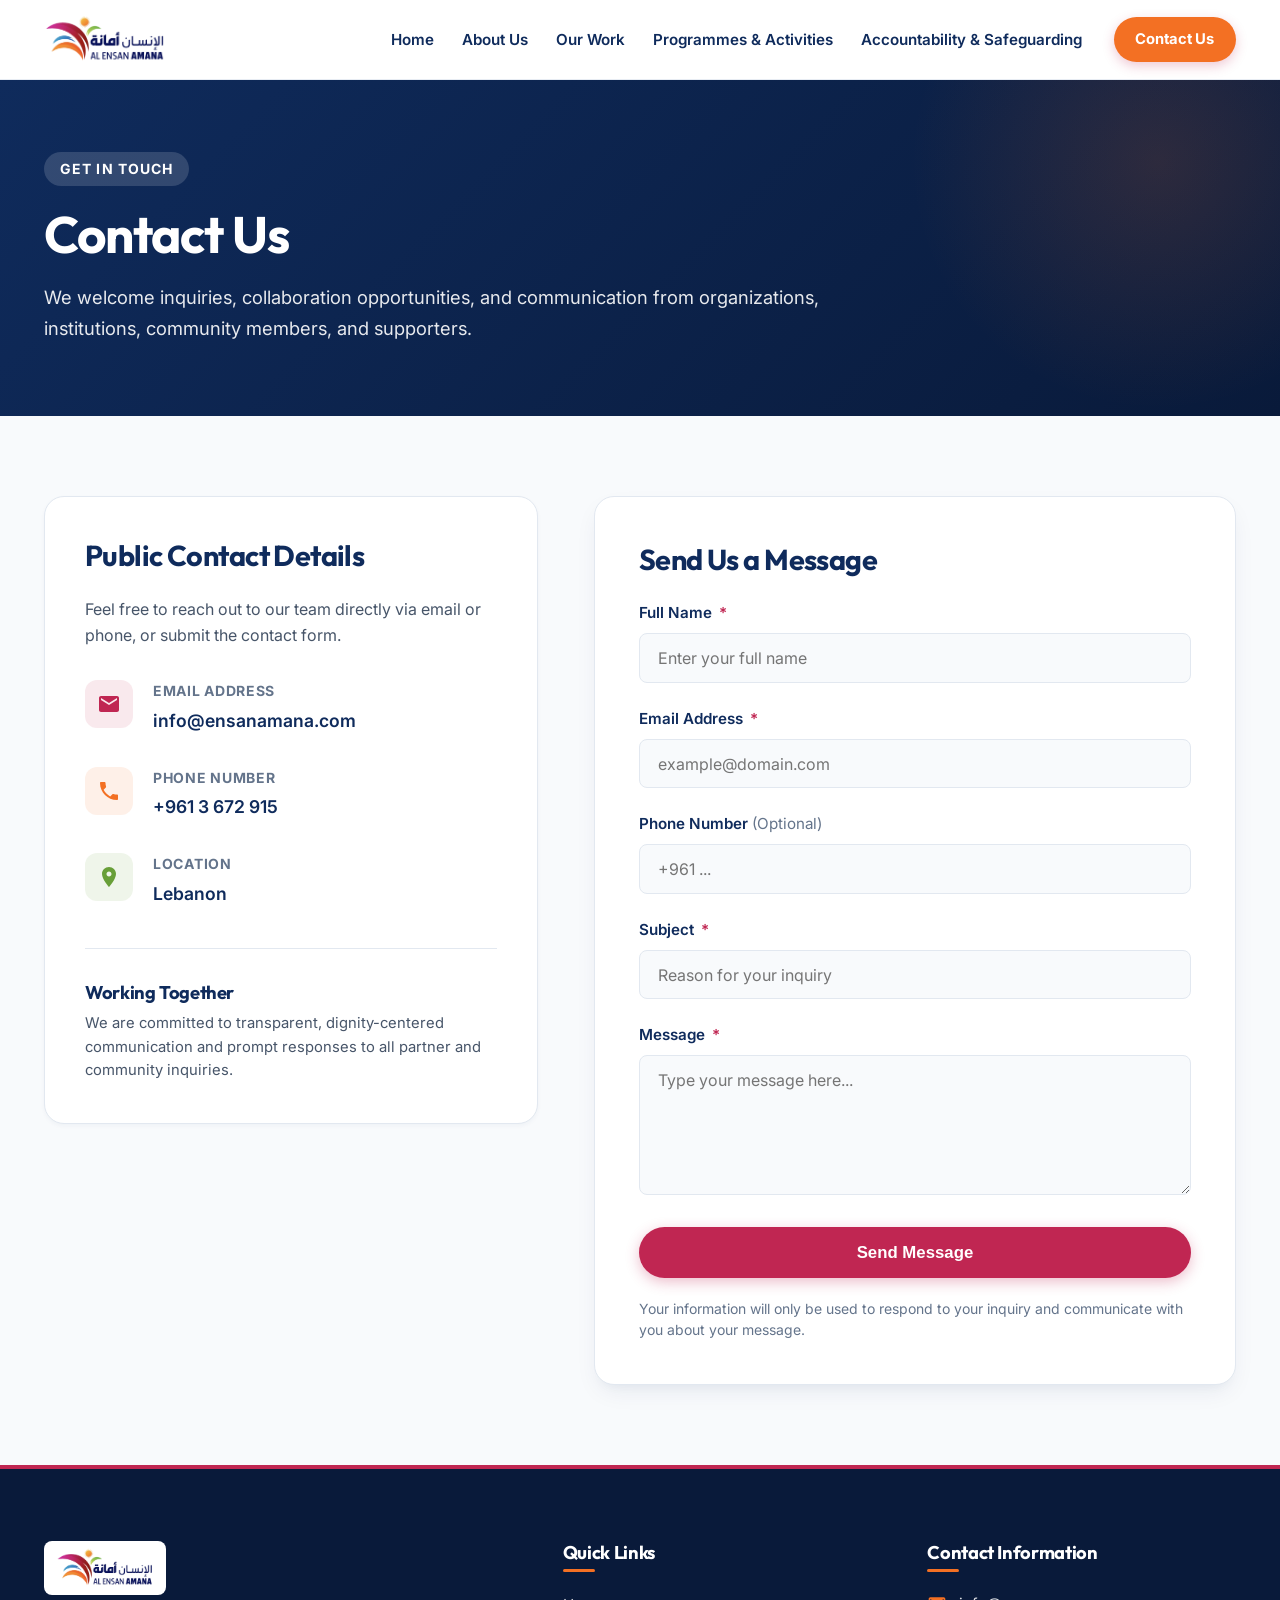
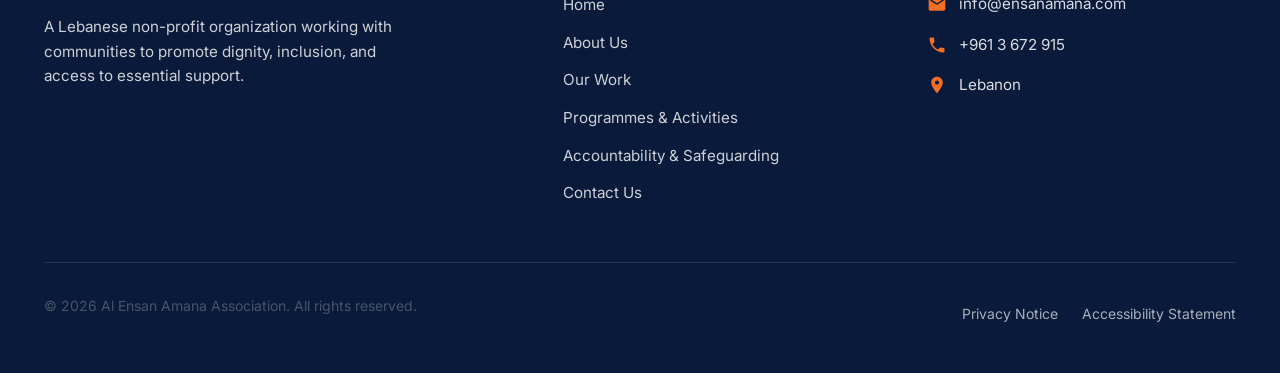
<file: contact.html>
<!DOCTYPE html>
<html lang="en">
<head>
  <meta charset="UTF-8">
  <meta name="viewport" content="width=device-width, initial-scale=1.0">
  <title>Contact Us | Al Ensan Amana Association</title>
  <meta name="description" content="Get in touch with Al Ensan Amana Association. Email: info@ensanamana.com, Phone: +961 3 672 915. We welcome inquiries and collaboration opportunities.">
  <link rel="icon" type="image/png" href="assets/images/favicon.png">

  <!-- Open Graph -->
  <meta property="og:type" content="website">
  <meta property="og:title" content="Contact Us | Al Ensan Amana Association">
  <meta property="og:description" content="Connect with Al Ensan Amana Association for inquiries, collaboration opportunities, and community engagement in Lebanon.">
  <meta property="og:image" content="assets/images/activity-1.jpg">

  <!-- Google Fonts -->
  <link rel="preconnect" href="https://fonts.googleapis.com">
  <link rel="preconnect" href="https://fonts.gstatic.com" crossorigin>
  <link href="https://fonts.googleapis.com/css2?family=Inter:wght@400;500;600;700&family=Outfit:wght@600;700;800&display=swap" rel="stylesheet">

  <!-- CSS Stylesheet -->
  <link rel="stylesheet" href="css/style.css">
</head>
<body>
  <!-- Accessible Skip Link -->
  <a href="#main-content" class="skip-link">Skip to main content</a>

  <!-- Header -->
  <header class="site-header" role="banner">
    <div class="container header-container">
      <a href="index.html" class="brand-logo-link" aria-label="Al Ensan Amana Association Home Page">
        <img src="assets/images/logo.png" alt="Al Ensan Amana Association Official Logo" class="brand-logo-img">
      </a>

      <!-- Desktop Nav -->
      <nav class="nav-desktop" role="navigation" aria-label="Main Navigation">
        <ul class="nav-menu-list">
          <li><a href="index.html" class="nav-link">Home</a></li>
          <li><a href="about.html" class="nav-link">About Us</a></li>
          <li><a href="our-work.html" class="nav-link">Our Work</a></li>
          <li><a href="programmes.html" class="nav-link">Programmes & Activities</a></li>
          <li><a href="accountability.html" class="nav-link">Accountability & Safeguarding</a></li>
        </ul>
        <a href="contact.html" class="btn-header-cta" style="background-color: var(--brand-orange);" aria-current="page">Contact Us</a>
      </nav>

      <!-- Mobile Menu Toggle -->
      <button type="button" class="mobile-menu-toggle" id="mobile-menu-toggle" aria-label="Open mobile navigation menu">
        <svg viewBox="0 0 24 24"><path d="M4 6h16M4 12h16M4 18h16"/></svg>
      </button>
    </div>
  </header>

  <!-- Mobile Drawer Overlay -->
  <div class="mobile-drawer-overlay" id="mobile-drawer-overlay" role="dialog" aria-modal="true" aria-label="Mobile menu">
    <div class="mobile-drawer">
      <div class="mobile-drawer-header">
        <img src="assets/images/logo.png" alt="Al Ensan Amana Association Logo" style="height: 40px;">
        <button type="button" class="mobile-drawer-close" id="mobile-drawer-close" aria-label="Close navigation menu">&times;</button>
      </div>
      <nav>
        <ul class="mobile-nav-list">
          <li><a href="index.html" class="mobile-nav-link">Home</a></li>
          <li><a href="about.html" class="mobile-nav-link">About Us</a></li>
          <li><a href="our-work.html" class="mobile-nav-link">Our Work</a></li>
          <li><a href="programmes.html" class="mobile-nav-link">Programmes & Activities</a></li>
          <li><a href="accountability.html" class="mobile-nav-link">Accountability & Safeguarding</a></li>
          <li><a href="contact.html" class="mobile-nav-link active" aria-current="page">Contact Us</a></li>
        </ul>
      </nav>
      <div class="mobile-drawer-footer">
        <a href="contact.html" class="btn btn-primary" style="width: 100%;">Get in Touch</a>
      </div>
    </div>
  </div>

  <!-- Main Content -->
  <main id="main-content">
    
    <!-- Hero Banner -->
    <section class="page-hero">
      <div class="container">
        <div class="fade-in-element">
          <span class="section-tag" style="background: rgba(255,255,255,0.15); color: #fff;">Get in Touch</span>
          <h1 class="page-hero-title">Contact Us</h1>
          <p class="page-hero-desc">
            We welcome inquiries, collaboration opportunities, and communication from organizations, institutions, community members, and supporters.
          </p>
        </div>
      </div>
    </section>

    <!-- Contact Section Grid -->
    <section class="section">
      <div class="container">
        <div class="contact-grid">
          
          <!-- Contact Info Column -->
          <div class="contact-info-box fade-in-element">
            <h2 style="font-size: 1.8rem; margin-bottom: 1.5rem; color: var(--primary-navy);">Public Contact Details</h2>
            <p style="color: var(--text-muted); margin-bottom: 2rem; font-size: 1rem;">
              Feel free to reach out to our team directly via email or phone, or submit the contact form.
            </p>

            <div class="contact-info-item">
              <div class="contact-icon-wrap" aria-hidden="true">
                <svg viewBox="0 0 24 24"><path d="M20 4H4c-1.1 0-1.99.9-1.99 2L2 18c0 1.1.9 2 2 2h16c1.1 0 2-.9 2-2V6c0-1.1-.9-2-2-2zm0 4l-8 5-8-5V6l8 5 8-5v2z"/></svg>
              </div>
              <div>
                <p class="contact-label">Email Address</p>
                <a href="mailto:info@ensanamana.com" class="contact-value">info@ensanamana.com</a>
              </div>
            </div>

            <div class="contact-info-item">
              <div class="contact-icon-wrap" aria-hidden="true" style="background: rgba(243, 112, 35, 0.1); color: var(--brand-orange);">
                <svg viewBox="0 0 24 24"><path d="M6.62 10.79c1.44 2.83 3.76 5.14 6.59 6.59l2.2-2.2c.27-.27.67-.36 1.02-.24 1.12.37 2.33.57 3.57.57.55 0 1 .45 1 1V20c0 .55-.45 1-1 1-9.39 0-17-7.61-17-17 0-.55.45-1 1-1h3.5c.55 0 1 .45 1 1 0 1.25.2 2.45.57 3.57.11.35.03.74-.25 1.02l-2.2 2.2z"/></svg>
              </div>
              <div>
                <p class="contact-label">Phone Number</p>
                <a href="tel:+9613672915" class="contact-value">+961 3 672 915</a>
              </div>
            </div>

            <div class="contact-info-item">
              <div class="contact-icon-wrap" aria-hidden="true" style="background: rgba(104, 159, 56, 0.1); color: var(--brand-green);">
                <svg viewBox="0 0 24 24"><path d="M12 2C8.13 2 5 5.13 5 9c0 5.25 7 13 7 13s7-7.75 7-13c0-3.87-3.13-7-7-7zm0 9.5c-1.38 0-2.5-1.12-2.5-2.5s1.12-2.5 2.5-2.5 2.5 1.12 2.5 2.5-1.12 2.5-2.5 2.5z"/></svg>
              </div>
              <div>
                <p class="contact-label">Location</p>
                <p class="contact-value">Lebanon</p>
              </div>
            </div>

            <!-- Additional Warm Note -->
            <div style="margin-top: 2.5rem; padding-top: 2rem; border-top: 1px solid var(--border-light);">
              <h3 style="font-size: 1.15rem; margin-bottom: 0.5rem; color: var(--primary-navy);">Working Together</h3>
              <p style="font-size: 0.925rem; color: var(--text-muted); line-height: 1.6;">
                We are committed to transparent, dignity-centered communication and prompt responses to all partner and community inquiries.
              </p>
            </div>
          </div>

          <!-- Contact Form Column -->
          <div class="contact-form-card fade-in-element">
            <h2 style="font-size: 1.8rem; margin-bottom: 1.5rem; color: var(--primary-navy);">Send Us a Message</h2>

            <!-- Toast Success Message Container (Triggered by main.js) -->
            <div class="toast-success" id="toast-success" role="alert" aria-live="polite">
              <div class="toast-icon" aria-hidden="true">
                <svg viewBox="0 0 24 24"><path d="M12 2C6.48 2 2 6.48 2 12s4.48 10 10 10 10-4.48 10-10S17.52 2 12 2zm-2 15l-5-5 1.41-1.41L10 14.17l7.59-7.59L19 8l-9 9z"/></svg>
              </div>
              <div>
                <h3 class="toast-title">Message Sent Successfully!</h3>
                <p class="toast-message">Thank you for contacting Al Ensan Amana Association. Your message has been received, and we will respond as soon as possible.</p>
              </div>
            </div>

            <!-- Contact Form: Structured for backend/CMS email integration -->
            <!-- BACKEND CONFIGURATION NOTE: Replace action="#" with endpoint URL (e.g., /api/contact or Formspree/EmailJS) when connecting backend. -->
            <form id="contact-form" action="#" method="POST" novalidate>
              
              <!-- Full Name Field -->
              <div class="form-group">
                <label for="full-name" class="form-label">Full Name <span class="required" aria-hidden="true">*</span></label>
                <input type="text" id="full-name" name="full_name" class="form-control" placeholder="Enter your full name" required aria-required="true">
                <div class="form-feedback">Please enter your full name (minimum 2 characters).</div>
              </div>

              <!-- Email Address Field -->
              <div class="form-group">
                <label for="email-address" class="form-label">Email Address <span class="required" aria-hidden="true">*</span></label>
                <input type="email" id="email-address" name="email" class="form-control" placeholder="example@domain.com" required aria-required="true">
                <div class="form-feedback">Please enter a valid email address.</div>
              </div>

              <!-- Phone Number Field (Optional) -->
              <div class="form-group">
                <label for="phone-number" class="form-label">Phone Number <span style="font-weight: normal; color: var(--text-light);">(Optional)</span></label>
                <input type="tel" id="phone-number" name="phone" class="form-control" placeholder="+961 ...">
              </div>

              <!-- Subject Field -->
              <div class="form-group">
                <label for="subject" class="form-label">Subject <span class="required" aria-hidden="true">*</span></label>
                <input type="text" id="subject" name="subject" class="form-control" placeholder="Reason for your inquiry" required aria-required="true">
                <div class="form-feedback">Please enter a subject line.</div>
              </div>

              <!-- Message Field -->
              <div class="form-group">
                <label for="message" class="form-label">Message <span class="required" aria-hidden="true">*</span></label>
                <textarea id="message" name="message" class="form-control" placeholder="Type your message here..." required aria-required="true"></textarea>
                <div class="form-feedback">Please enter your message (minimum 10 characters).</div>
              </div>

              <!-- Submit Button -->
              <button type="submit" class="btn btn-primary" style="width: 100%; font-size: 1.05rem;">Send Message</button>

              <!-- Privacy Note -->
              <p class="privacy-note">
                Your information will only be used to respond to your inquiry and communicate with you about your message.
              </p>
            </form>
          </div>

        </div>
      </div>
    </section>

  </main>

  <!-- Footer -->
  <footer class="site-footer" role="contentinfo">
    <div class="container">
      <div class="footer-grid">
        <div>
          <img src="assets/images/logo.png" alt="Al Ensan Amana Association Logo" class="footer-brand-logo">
          <p class="footer-desc">
            A Lebanese non-profit organization working with communities to promote dignity, inclusion, and access to essential support.
          </p>
        </div>
        <div>
          <h3 class="footer-heading">Quick Links</h3>
          <ul class="footer-links">
            <li><a href="index.html">Home</a></li>
            <li><a href="about.html">About Us</a></li>
            <li><a href="our-work.html">Our Work</a></li>
            <li><a href="programmes.html">Programmes & Activities</a></li>
            <li><a href="accountability.html">Accountability & Safeguarding</a></li>
            <li><a href="contact.html">Contact Us</a></li>
          </ul>
        </div>
        <div>
          <h3 class="footer-heading">Contact Information</h3>
          <ul class="footer-contact-info">
            <li class="footer-contact-item">
              <svg viewBox="0 0 24 24"><path d="M20 4H4c-1.1 0-1.99.9-1.99 2L2 18c0 1.1.9 2 2 2h16c1.1 0 2-.9 2-2V6c0-1.1-.9-2-2-2zm0 4l-8 5-8-5V6l8 5 8-5v2z"/></svg>
              <a href="mailto:info@ensanamana.com" style="color: inherit;">info@ensanamana.com</a>
            </li>
            <li class="footer-contact-item">
              <svg viewBox="0 0 24 24"><path d="M6.62 10.79c1.44 2.83 3.76 5.14 6.59 6.59l2.2-2.2c.27-.27.67-.36 1.02-.24 1.12.37 2.33.57 3.57.57.55 0 1 .45 1 1V20c0 .55-.45 1-1 1-9.39 0-17-7.61-17-17 0-.55.45-1 1-1h3.5c.55 0 1 .45 1 1 0 1.25.2 2.45.57 3.57.11.35.03.74-.25 1.02l-2.2 2.2z"/></svg>
              <a href="tel:+9613672915" style="color: inherit;">+961 3 672 915</a>
            </li>
            <li class="footer-contact-item">
              <svg viewBox="0 0 24 24"><path d="M12 2C8.13 2 5 5.13 5 9c0 5.25 7 13 7 13s7-7.75 7-13c0-3.87-3.13-7-7-7zm0 9.5c-1.38 0-2.5-1.12-2.5-2.5s1.12-2.5 2.5-2.5 2.5 1.12 2.5 2.5-1.12 2.5-2.5 2.5z"/></svg>
              <span>Lebanon</span>
            </li>
          </ul>
        </div>
      </div>
      <div class="footer-bottom">
        <p>&copy; <span id="current-year">2026</span> Al Ensan Amana Association. All rights reserved.</p>
        <ul class="footer-legal-links">
          <li><a href="privacy.html">Privacy Notice</a></li>
          <li><a href="accessibility.html">Accessibility Statement</a></li>
        </ul>
      </div>
    </div>
  </footer>

  <script src="js/main.js"></script>
</body>
</html>
</file>
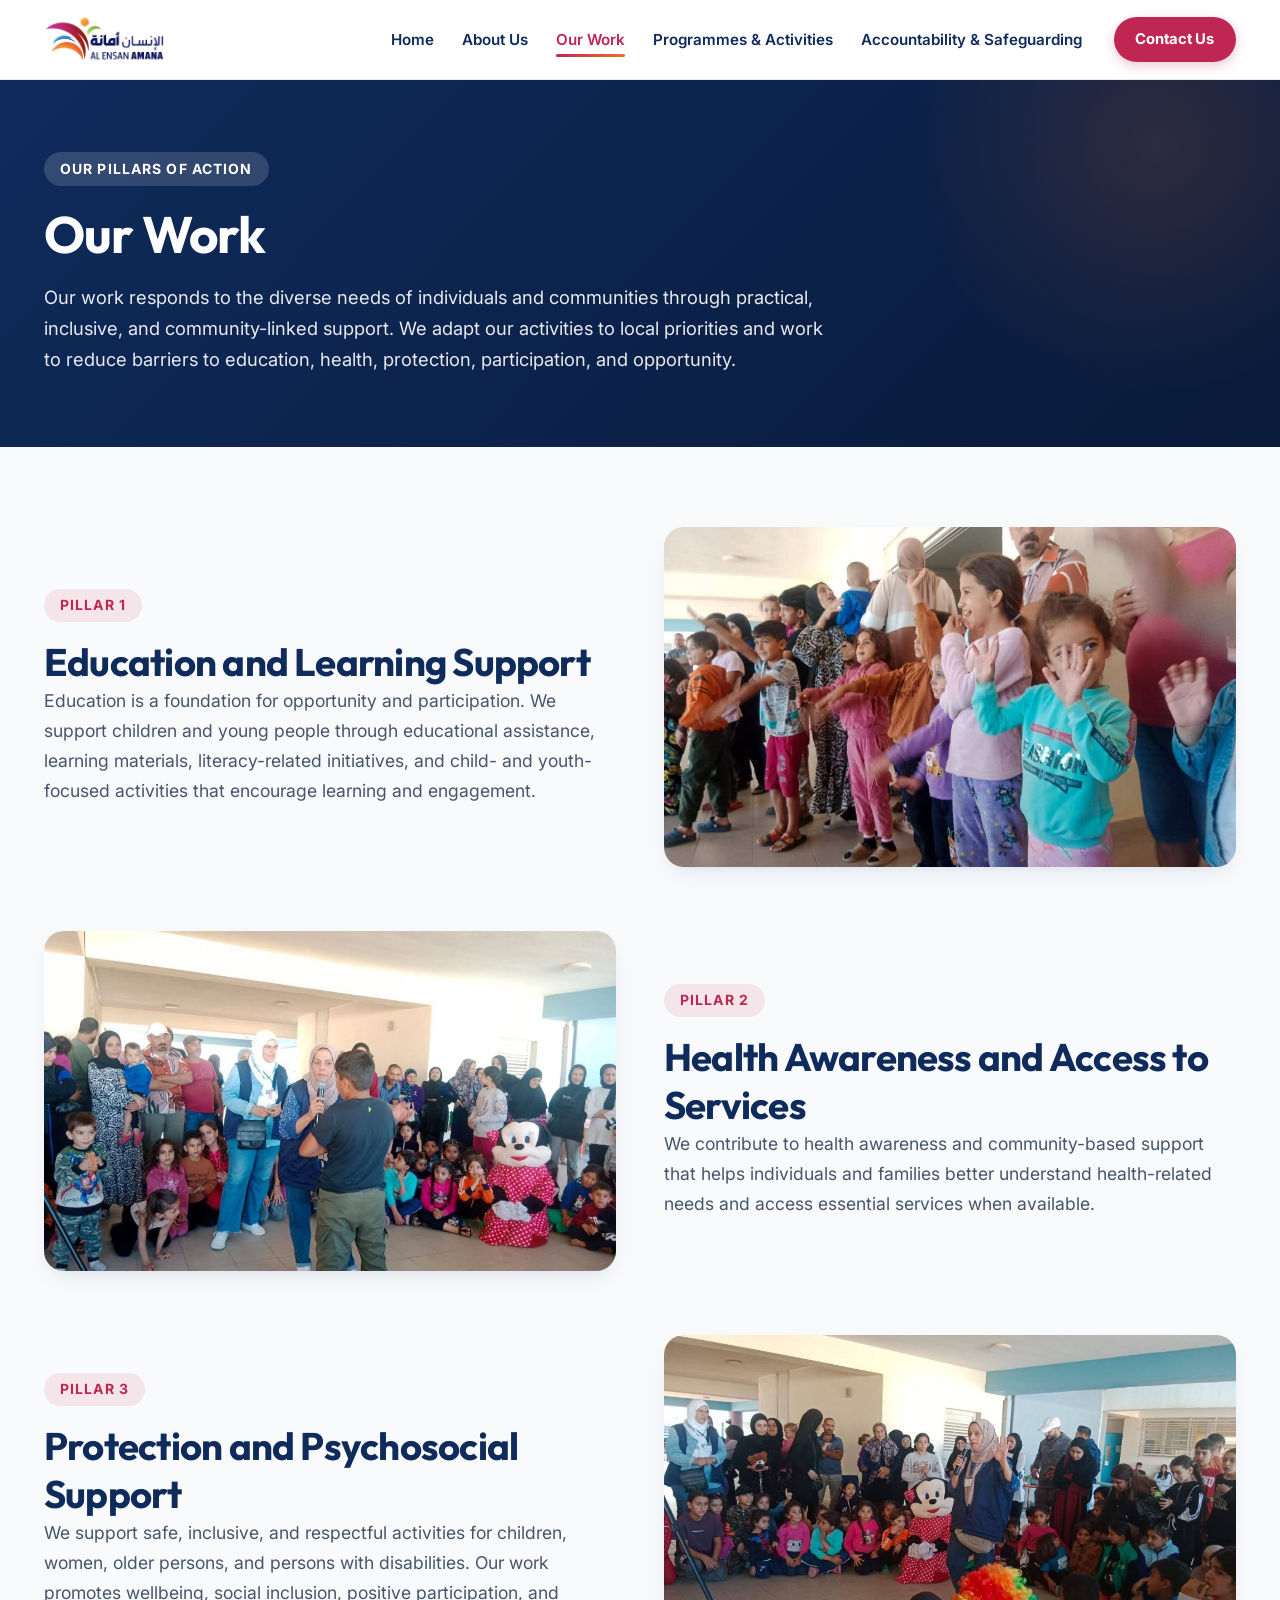
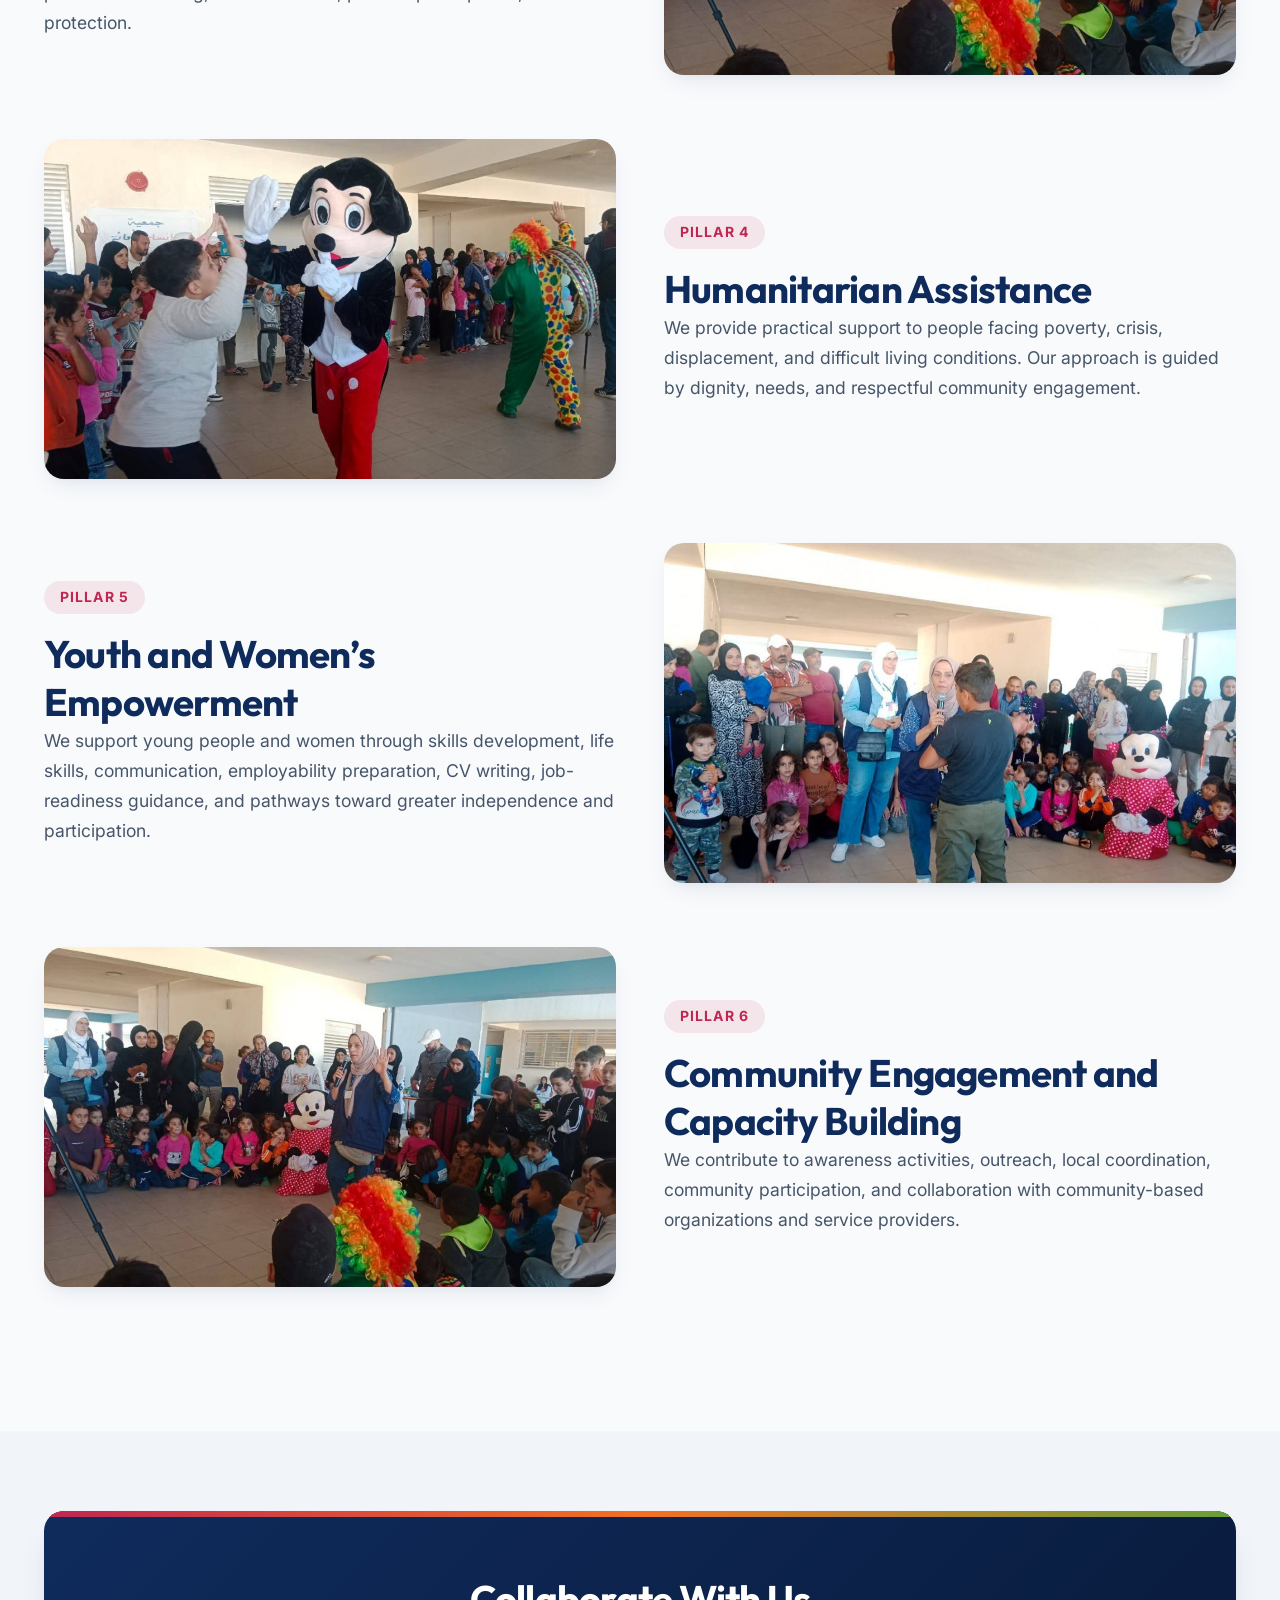
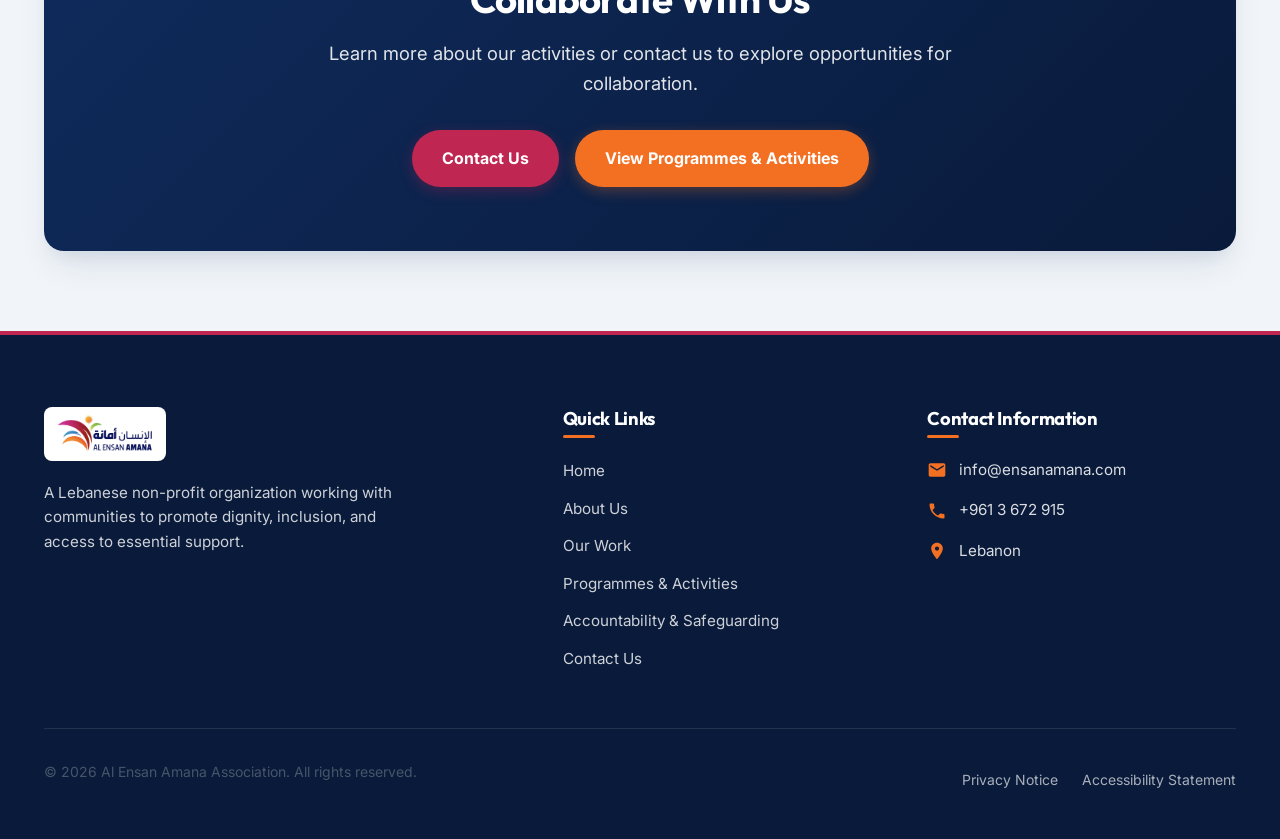
<file: our-work.html>
<!DOCTYPE html>
<html lang="en">
<head>
  <meta charset="UTF-8">
  <meta name="viewport" content="width=device-width, initial-scale=1.0">
  <title>Our Work | Al Ensan Amana Association</title>
  <meta name="description" content="Discover how Al Ensan Amana Association supports communities through education, health awareness, protection, humanitarian assistance, youth & women empowerment, and local engagement.">
  <link rel="icon" type="image/png" href="assets/images/favicon.png">

  <!-- Open Graph -->
  <meta property="og:type" content="website">
  <meta property="og:title" content="Our Work | Al Ensan Amana Association">
  <meta property="og:description" content="Community-linked support responding to local priorities across education, health, protection, humanitarian support, and empowerment.">
  <meta property="og:image" content="assets/images/activity-3.jpg">

  <!-- Google Fonts -->
  <link rel="preconnect" href="https://fonts.googleapis.com">
  <link rel="preconnect" href="https://fonts.gstatic.com" crossorigin>
  <link href="https://fonts.googleapis.com/css2?family=Inter:wght@400;500;600;700&family=Outfit:wght@600;700;800&display=swap" rel="stylesheet">

  <!-- CSS Stylesheet -->
  <link rel="stylesheet" href="css/style.css">
</head>
<body>
  <!-- Accessible Skip Link -->
  <a href="#main-content" class="skip-link">Skip to main content</a>

  <!-- Header -->
  <header class="site-header" role="banner">
    <div class="container header-container">
      <a href="index.html" class="brand-logo-link" aria-label="Al Ensan Amana Association Home Page">
        <img src="assets/images/logo.png" alt="Al Ensan Amana Association Official Logo" class="brand-logo-img">
      </a>

      <!-- Desktop Nav -->
      <nav class="nav-desktop" role="navigation" aria-label="Main Navigation">
        <ul class="nav-menu-list">
          <li><a href="index.html" class="nav-link">Home</a></li>
          <li><a href="about.html" class="nav-link">About Us</a></li>
          <li><a href="our-work.html" class="nav-link active" aria-current="page">Our Work</a></li>
          <li><a href="programmes.html" class="nav-link">Programmes & Activities</a></li>
          <li><a href="accountability.html" class="nav-link">Accountability & Safeguarding</a></li>
        </ul>
        <a href="contact.html" class="btn-header-cta">Contact Us</a>
      </nav>

      <!-- Mobile Menu Toggle -->
      <button type="button" class="mobile-menu-toggle" id="mobile-menu-toggle" aria-label="Open mobile navigation menu">
        <svg viewBox="0 0 24 24"><path d="M4 6h16M4 12h16M4 18h16"/></svg>
      </button>
    </div>
  </header>

  <!-- Mobile Drawer Overlay -->
  <div class="mobile-drawer-overlay" id="mobile-drawer-overlay" role="dialog" aria-modal="true" aria-label="Mobile menu">
    <div class="mobile-drawer">
      <div class="mobile-drawer-header">
        <img src="assets/images/logo.png" alt="Al Ensan Amana Association Logo" style="height: 40px;">
        <button type="button" class="mobile-drawer-close" id="mobile-drawer-close" aria-label="Close navigation menu">&times;</button>
      </div>
      <nav>
        <ul class="mobile-nav-list">
          <li><a href="index.html" class="mobile-nav-link">Home</a></li>
          <li><a href="about.html" class="mobile-nav-link">About Us</a></li>
          <li><a href="our-work.html" class="mobile-nav-link active" aria-current="page">Our Work</a></li>
          <li><a href="programmes.html" class="mobile-nav-link">Programmes & Activities</a></li>
          <li><a href="accountability.html" class="mobile-nav-link">Accountability & Safeguarding</a></li>
          <li><a href="contact.html" class="mobile-nav-link">Contact Us</a></li>
        </ul>
      </nav>
      <div class="mobile-drawer-footer">
        <a href="contact.html" class="btn btn-primary" style="width: 100%;">Get in Touch</a>
      </div>
    </div>
  </div>

  <!-- Main Content -->
  <main id="main-content">
    
    <!-- Hero Banner -->
    <section class="page-hero">
      <div class="container">
        <div class="fade-in-element">
          <span class="section-tag" style="background: rgba(255,255,255,0.15); color: #fff;">Our Pillars of Action</span>
          <h1 class="page-hero-title">Our Work</h1>
          <p class="page-hero-desc">
            Our work responds to the diverse needs of individuals and communities through practical, inclusive, and community-linked support. We adapt our activities to local priorities and work to reduce barriers to education, health, protection, participation, and opportunity.
          </p>
        </div>
      </div>
    </section>

    <!-- Work Pillars Detailed Section -->
    <section class="section">
      <div class="container">

        <!-- Pillar 1: Education -->
        <article id="education" class="work-section fade-in-element">
          <div class="work-section-content">
            <span class="section-tag">Pillar 1</span>
            <h2>Education and Learning Support</h2>
            <p style="font-size: 1.1rem; line-height: 1.7; color: var(--text-muted);">
              Education is a foundation for opportunity and participation. We support children and young people through educational assistance, learning materials, literacy-related initiatives, and child- and youth-focused activities that encourage learning and engagement.
            </p>
          </div>
          <div class="work-section-media">
            <img src="assets/images/activity-3.jpg" alt="Educational support activity with children participating in learning exercises">
          </div>
        </article>

        <!-- Pillar 2: Health -->
        <article id="health" class="work-section fade-in-element">
          <div class="work-section-content">
            <span class="section-tag">Pillar 2</span>
            <h2>Health Awareness and Access to Services</h2>
            <p style="font-size: 1.1rem; line-height: 1.7; color: var(--text-muted);">
              We contribute to health awareness and community-based support that helps individuals and families better understand health-related needs and access essential services when available.
            </p>
          </div>
          <div class="work-section-media">
            <img src="assets/images/activity-1.jpg" alt="Community awareness session with facilitator presenting to participants">
          </div>
        </article>

        <!-- Pillar 3: Protection -->
        <article id="protection" class="work-section fade-in-element">
          <div class="work-section-content">
            <span class="section-tag">Pillar 3</span>
            <h2>Protection and Psychosocial Support</h2>
            <p style="font-size: 1.1rem; line-height: 1.7; color: var(--text-muted);">
              We support safe, inclusive, and respectful activities for children, women, older persons, and persons with disabilities. Our work promotes wellbeing, social inclusion, positive participation, and protection.
            </p>
          </div>
          <div class="work-section-media">
            <img src="assets/images/activity-2.jpg" alt="Child-friendly recreational and psychosocial activity">
          </div>
        </article>

        <!-- Pillar 4: Humanitarian -->
        <article id="humanitarian" class="work-section fade-in-element">
          <div class="work-section-content">
            <span class="section-tag">Pillar 4</span>
            <h2>Humanitarian Assistance</h2>
            <p style="font-size: 1.1rem; line-height: 1.7; color: var(--text-muted);">
              We provide practical support to people facing poverty, crisis, displacement, and difficult living conditions. Our approach is guided by dignity, needs, and respectful community engagement.
            </p>
          </div>
          <div class="work-section-media">
            <img src="assets/images/activity-4.jpg" alt="Practical community assistance and outreach activity">
          </div>
        </article>

        <!-- Pillar 5: Empowerment -->
        <article id="empowerment" class="work-section fade-in-element">
          <div class="work-section-content">
            <span class="section-tag">Pillar 5</span>
            <h2>Youth and Women’s Empowerment</h2>
            <p style="font-size: 1.1rem; line-height: 1.7; color: var(--text-muted);">
              We support young people and women through skills development, life skills, communication, employability preparation, CV writing, job-readiness guidance, and pathways toward greater independence and participation.
            </p>
          </div>
          <div class="work-section-media">
            <img src="assets/images/activity-1.jpg" alt="Youth skills development workshop in session">
          </div>
        </article>

        <!-- Pillar 6: Engagement -->
        <article id="engagement" class="work-section fade-in-element">
          <div class="work-section-content">
            <span class="section-tag">Pillar 6</span>
            <h2>Community Engagement and Capacity Building</h2>
            <p style="font-size: 1.1rem; line-height: 1.7; color: var(--text-muted);">
              We contribute to awareness activities, outreach, local coordination, community participation, and collaboration with community-based organizations and service providers.
            </p>
          </div>
          <div class="work-section-media">
            <img src="assets/images/activity-2.jpg" alt="Local community engagement meeting and discussion">
          </div>
        </article>

      </div>
    </section>

    <!-- Call to Action -->
    <section class="section section-alt">
      <div class="container">
        <div class="cta-banner fade-in-element">
          <h2 class="cta-title">Collaborate With Us</h2>
          <p class="cta-desc">
            Learn more about our activities or contact us to explore opportunities for collaboration.
          </p>
          <div class="btn-group" style="justify-content: center;">
            <a href="contact.html" class="btn btn-primary">Contact Us</a>
            <a href="programmes.html" class="btn btn-secondary">View Programmes & Activities</a>
          </div>
        </div>
      </div>
    </section>

  </main>

  <!-- Footer -->
  <footer class="site-footer" role="contentinfo">
    <div class="container">
      <div class="footer-grid">
        <div>
          <img src="assets/images/logo.png" alt="Al Ensan Amana Association Logo" class="footer-brand-logo">
          <p class="footer-desc">
            A Lebanese non-profit organization working with communities to promote dignity, inclusion, and access to essential support.
          </p>
        </div>
        <div>
          <h3 class="footer-heading">Quick Links</h3>
          <ul class="footer-links">
            <li><a href="index.html">Home</a></li>
            <li><a href="about.html">About Us</a></li>
            <li><a href="our-work.html">Our Work</a></li>
            <li><a href="programmes.html">Programmes & Activities</a></li>
            <li><a href="accountability.html">Accountability & Safeguarding</a></li>
            <li><a href="contact.html">Contact Us</a></li>
          </ul>
        </div>
        <div>
          <h3 class="footer-heading">Contact Information</h3>
          <ul class="footer-contact-info">
            <li class="footer-contact-item">
              <svg viewBox="0 0 24 24"><path d="M20 4H4c-1.1 0-1.99.9-1.99 2L2 18c0 1.1.9 2 2 2h16c1.1 0 2-.9 2-2V6c0-1.1-.9-2-2-2zm0 4l-8 5-8-5V6l8 5 8-5v2z"/></svg>
              <a href="mailto:info@ensanamana.com" style="color: inherit;">info@ensanamana.com</a>
            </li>
            <li class="footer-contact-item">
              <svg viewBox="0 0 24 24"><path d="M6.62 10.79c1.44 2.83 3.76 5.14 6.59 6.59l2.2-2.2c.27-.27.67-.36 1.02-.24 1.12.37 2.33.57 3.57.57.55 0 1 .45 1 1V20c0 .55-.45 1-1 1-9.39 0-17-7.61-17-17 0-.55.45-1 1-1h3.5c.55 0 1 .45 1 1 0 1.25.2 2.45.57 3.57.11.35.03.74-.25 1.02l-2.2 2.2z"/></svg>
              <a href="tel:+9613672915" style="color: inherit;">+961 3 672 915</a>
            </li>
            <li class="footer-contact-item">
              <svg viewBox="0 0 24 24"><path d="M12 2C8.13 2 5 5.13 5 9c0 5.25 7 13 7 13s7-7.75 7-13c0-3.87-3.13-7-7-7zm0 9.5c-1.38 0-2.5-1.12-2.5-2.5s1.12-2.5 2.5-2.5 2.5 1.12 2.5 2.5-1.12 2.5-2.5 2.5z"/></svg>
              <span>Lebanon</span>
            </li>
          </ul>
        </div>
      </div>
      <div class="footer-bottom">
        <p>&copy; <span id="current-year">2026</span> Al Ensan Amana Association. All rights reserved.</p>
        <ul class="footer-legal-links">
          <li><a href="privacy.html">Privacy Notice</a></li>
          <li><a href="accessibility.html">Accessibility Statement</a></li>
        </ul>
      </div>
    </div>
  </footer>

  <script src="js/main.js"></script>
</body>
</html>
</file>
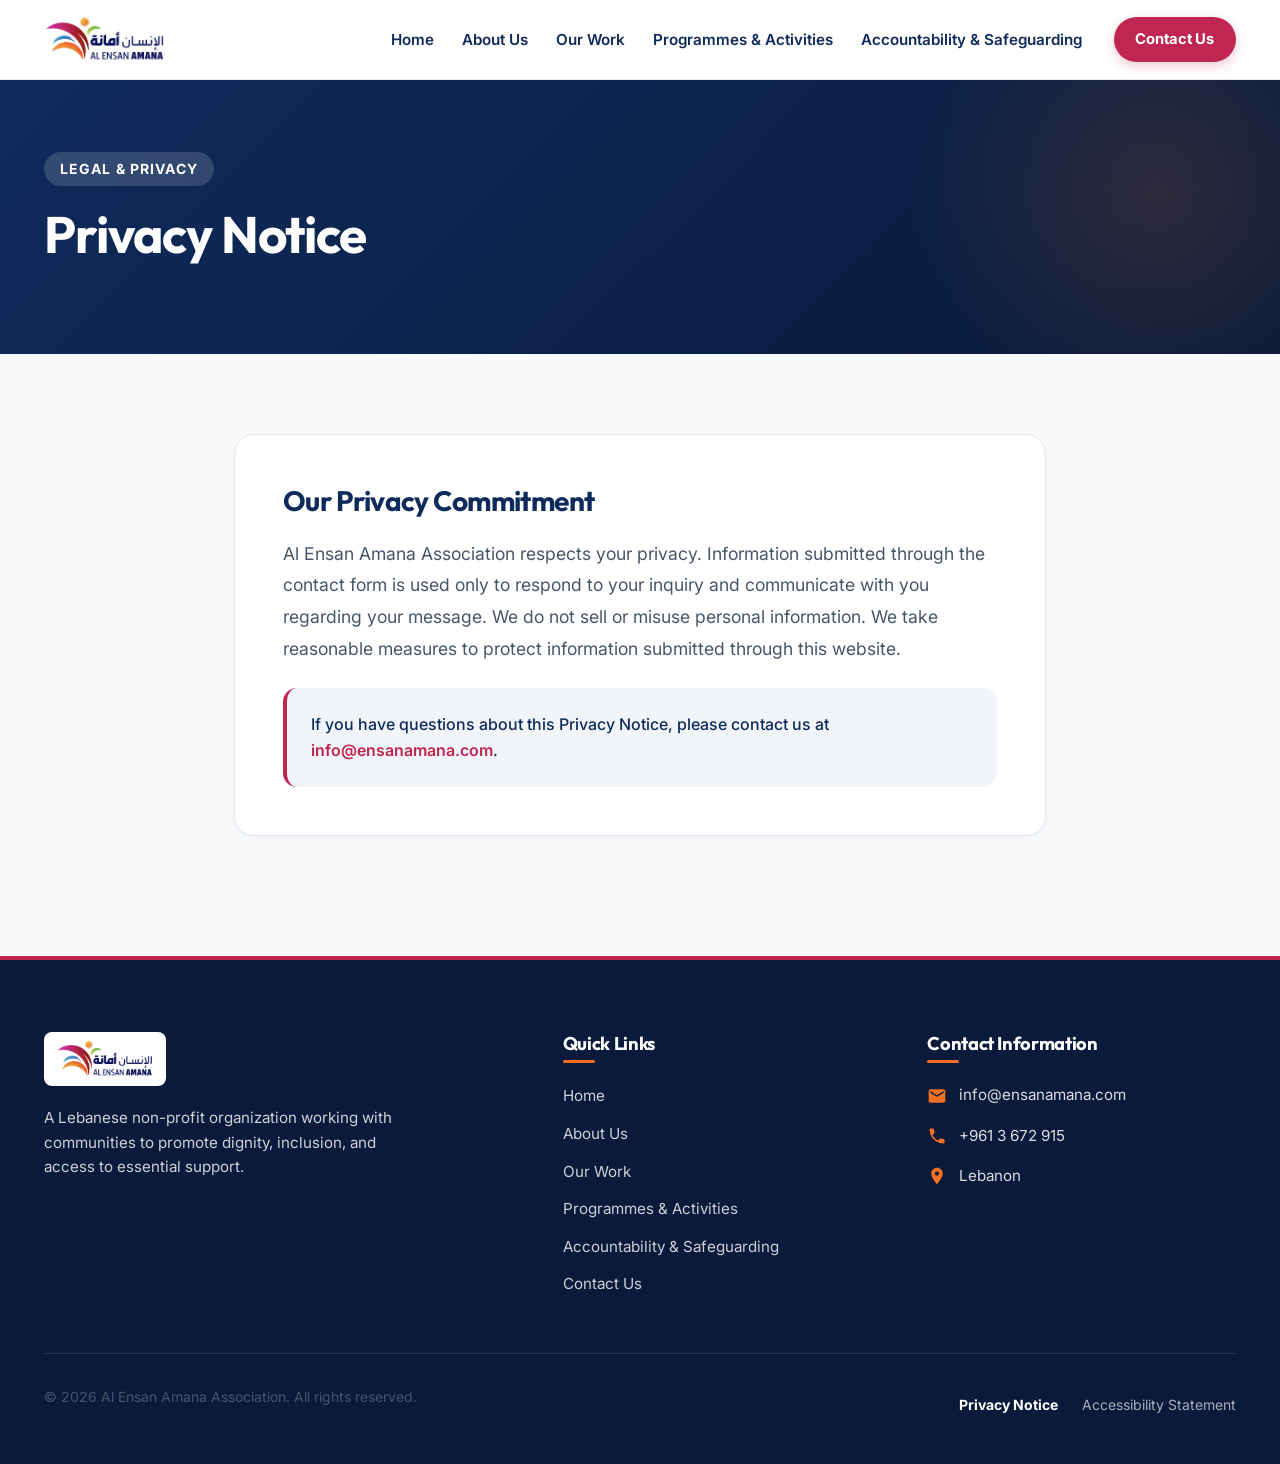
<file: privacy.html>
<!DOCTYPE html>
<html lang="en">
<head>
  <meta charset="UTF-8">
  <meta name="viewport" content="width=device-width, initial-scale=1.0">
  <title>Privacy Notice | Al Ensan Amana Association</title>
  <meta name="description" content="Read the Privacy Notice of Al Ensan Amana Association regarding the protection and minimal use of submitted contact information.">
  <link rel="icon" type="image/png" href="assets/images/favicon.png">

  <!-- Open Graph -->
  <meta property="og:type" content="website">
  <meta property="og:title" content="Privacy Notice | Al Ensan Amana Association">
  <meta property="og:description" content="Official Privacy Notice for Al Ensan Amana Association.">
  <meta property="og:image" content="assets/images/logo.png">

  <!-- Google Fonts -->
  <link rel="preconnect" href="https://fonts.googleapis.com">
  <link rel="preconnect" href="https://fonts.gstatic.com" crossorigin>
  <link href="https://fonts.googleapis.com/css2?family=Inter:wght@400;500;600;700&family=Outfit:wght@600;700;800&display=swap" rel="stylesheet">

  <!-- CSS Stylesheet -->
  <link rel="stylesheet" href="css/style.css">
</head>
<body>
  <!-- Accessible Skip Link -->
  <a href="#main-content" class="skip-link">Skip to main content</a>

  <!-- Header -->
  <header class="site-header" role="banner">
    <div class="container header-container">
      <a href="index.html" class="brand-logo-link" aria-label="Al Ensan Amana Association Home Page">
        <img src="assets/images/logo.png" alt="Al Ensan Amana Association Official Logo" class="brand-logo-img">
      </a>

      <!-- Desktop Nav -->
      <nav class="nav-desktop" role="navigation" aria-label="Main Navigation">
        <ul class="nav-menu-list">
          <li><a href="index.html" class="nav-link">Home</a></li>
          <li><a href="about.html" class="nav-link">About Us</a></li>
          <li><a href="our-work.html" class="nav-link">Our Work</a></li>
          <li><a href="programmes.html" class="nav-link">Programmes & Activities</a></li>
          <li><a href="accountability.html" class="nav-link">Accountability & Safeguarding</a></li>
        </ul>
        <a href="contact.html" class="btn-header-cta">Contact Us</a>
      </nav>

      <!-- Mobile Menu Toggle -->
      <button type="button" class="mobile-menu-toggle" id="mobile-menu-toggle" aria-label="Open mobile navigation menu">
        <svg viewBox="0 0 24 24"><path d="M4 6h16M4 12h16M4 18h16"/></svg>
      </button>
    </div>
  </header>

  <!-- Mobile Drawer Overlay -->
  <div class="mobile-drawer-overlay" id="mobile-drawer-overlay" role="dialog" aria-modal="true" aria-label="Mobile menu">
    <div class="mobile-drawer">
      <div class="mobile-drawer-header">
        <img src="assets/images/logo.png" alt="Al Ensan Amana Association Logo" style="height: 40px;">
        <button type="button" class="mobile-drawer-close" id="mobile-drawer-close" aria-label="Close navigation menu">&times;</button>
      </div>
      <nav>
        <ul class="mobile-nav-list">
          <li><a href="index.html" class="mobile-nav-link">Home</a></li>
          <li><a href="about.html" class="mobile-nav-link">About Us</a></li>
          <li><a href="our-work.html" class="mobile-nav-link">Our Work</a></li>
          <li><a href="programmes.html" class="mobile-nav-link">Programmes & Activities</a></li>
          <li><a href="accountability.html" class="mobile-nav-link">Accountability & Safeguarding</a></li>
          <li><a href="contact.html" class="mobile-nav-link">Contact Us</a></li>
        </ul>
      </nav>
      <div class="mobile-drawer-footer">
        <a href="contact.html" class="btn btn-primary" style="width: 100%;">Get in Touch</a>
      </div>
    </div>
  </div>

  <!-- Main Content -->
  <main id="main-content">
    
    <!-- Hero Banner -->
    <section class="page-hero">
      <div class="container">
        <div class="fade-in-element">
          <span class="section-tag" style="background: rgba(255,255,255,0.15); color: #fff;">Legal & Privacy</span>
          <h1 class="page-hero-title">Privacy Notice</h1>
        </div>
      </div>
    </section>

    <!-- Privacy Statement Section -->
    <section class="section">
      <div class="container container-narrow">
        <div class="content-box fade-in-element">
          <h2 style="font-size: 1.75rem; margin-bottom: 1.25rem; color: var(--primary-navy);">Our Privacy Commitment</h2>
          <p style="font-size: 1.1rem; line-height: 1.8; color: var(--text-muted); margin-bottom: 1.5rem;">
            Al Ensan Amana Association respects your privacy. Information submitted through the contact form is used only to respond to your inquiry and communicate with you regarding your message. We do not sell or misuse personal information. We take reasonable measures to protect information submitted through this website.
          </p>
          <div style="background-color: var(--bg-alt); padding: 1.5rem; border-radius: var(--radius-md); border-left: 4px solid var(--brand-crimson);">
            <p style="font-size: 1rem; color: var(--primary-navy); margin: 0; font-weight: 500;">
              If you have questions about this Privacy Notice, please contact us at <a href="mailto:info@ensanamana.com" style="color: var(--brand-crimson); font-weight: 600;">info@ensanamana.com</a>.
            </p>
          </div>
        </div>
      </div>
    </section>

  </main>

  <!-- Footer -->
  <footer class="site-footer" role="contentinfo">
    <div class="container">
      <div class="footer-grid">
        <div>
          <img src="assets/images/logo.png" alt="Al Ensan Amana Association Logo" class="footer-brand-logo">
          <p class="footer-desc">
            A Lebanese non-profit organization working with communities to promote dignity, inclusion, and access to essential support.
          </p>
        </div>
        <div>
          <h3 class="footer-heading">Quick Links</h3>
          <ul class="footer-links">
            <li><a href="index.html">Home</a></li>
            <li><a href="about.html">About Us</a></li>
            <li><a href="our-work.html">Our Work</a></li>
            <li><a href="programmes.html">Programmes & Activities</a></li>
            <li><a href="accountability.html">Accountability & Safeguarding</a></li>
            <li><a href="contact.html">Contact Us</a></li>
          </ul>
        </div>
        <div>
          <h3 class="footer-heading">Contact Information</h3>
          <ul class="footer-contact-info">
            <li class="footer-contact-item">
              <svg viewBox="0 0 24 24"><path d="M20 4H4c-1.1 0-1.99.9-1.99 2L2 18c0 1.1.9 2 2 2h16c1.1 0 2-.9 2-2V6c0-1.1-.9-2-2-2zm0 4l-8 5-8-5V6l8 5 8-5v2z"/></svg>
              <a href="mailto:info@ensanamana.com" style="color: inherit;">info@ensanamana.com</a>
            </li>
            <li class="footer-contact-item">
              <svg viewBox="0 0 24 24"><path d="M6.62 10.79c1.44 2.83 3.76 5.14 6.59 6.59l2.2-2.2c.27-.27.67-.36 1.02-.24 1.12.37 2.33.57 3.57.57.55 0 1 .45 1 1V20c0 .55-.45 1-1 1-9.39 0-17-7.61-17-17 0-.55.45-1 1-1h3.5c.55 0 1 .45 1 1 0 1.25.2 2.45.57 3.57.11.35.03.74-.25 1.02l-2.2 2.2z"/></svg>
              <a href="tel:+9613672915" style="color: inherit;">+961 3 672 915</a>
            </li>
            <li class="footer-contact-item">
              <svg viewBox="0 0 24 24"><path d="M12 2C8.13 2 5 5.13 5 9c0 5.25 7 13 7 13s7-7.75 7-13c0-3.87-3.13-7-7-7zm0 9.5c-1.38 0-2.5-1.12-2.5-2.5s1.12-2.5 2.5-2.5 2.5 1.12 2.5 2.5-1.12 2.5-2.5 2.5z"/></svg>
              <span>Lebanon</span>
            </li>
          </ul>
        </div>
      </div>
      <div class="footer-bottom">
        <p>&copy; <span id="current-year">2026</span> Al Ensan Amana Association. All rights reserved.</p>
        <ul class="footer-legal-links">
          <li><a href="privacy.html" style="color: #fff; font-weight: bold;">Privacy Notice</a></li>
          <li><a href="accessibility.html">Accessibility Statement</a></li>
        </ul>
      </div>
    </div>
  </footer>

  <script src="js/main.js"></script>
</body>
</html>
</file>
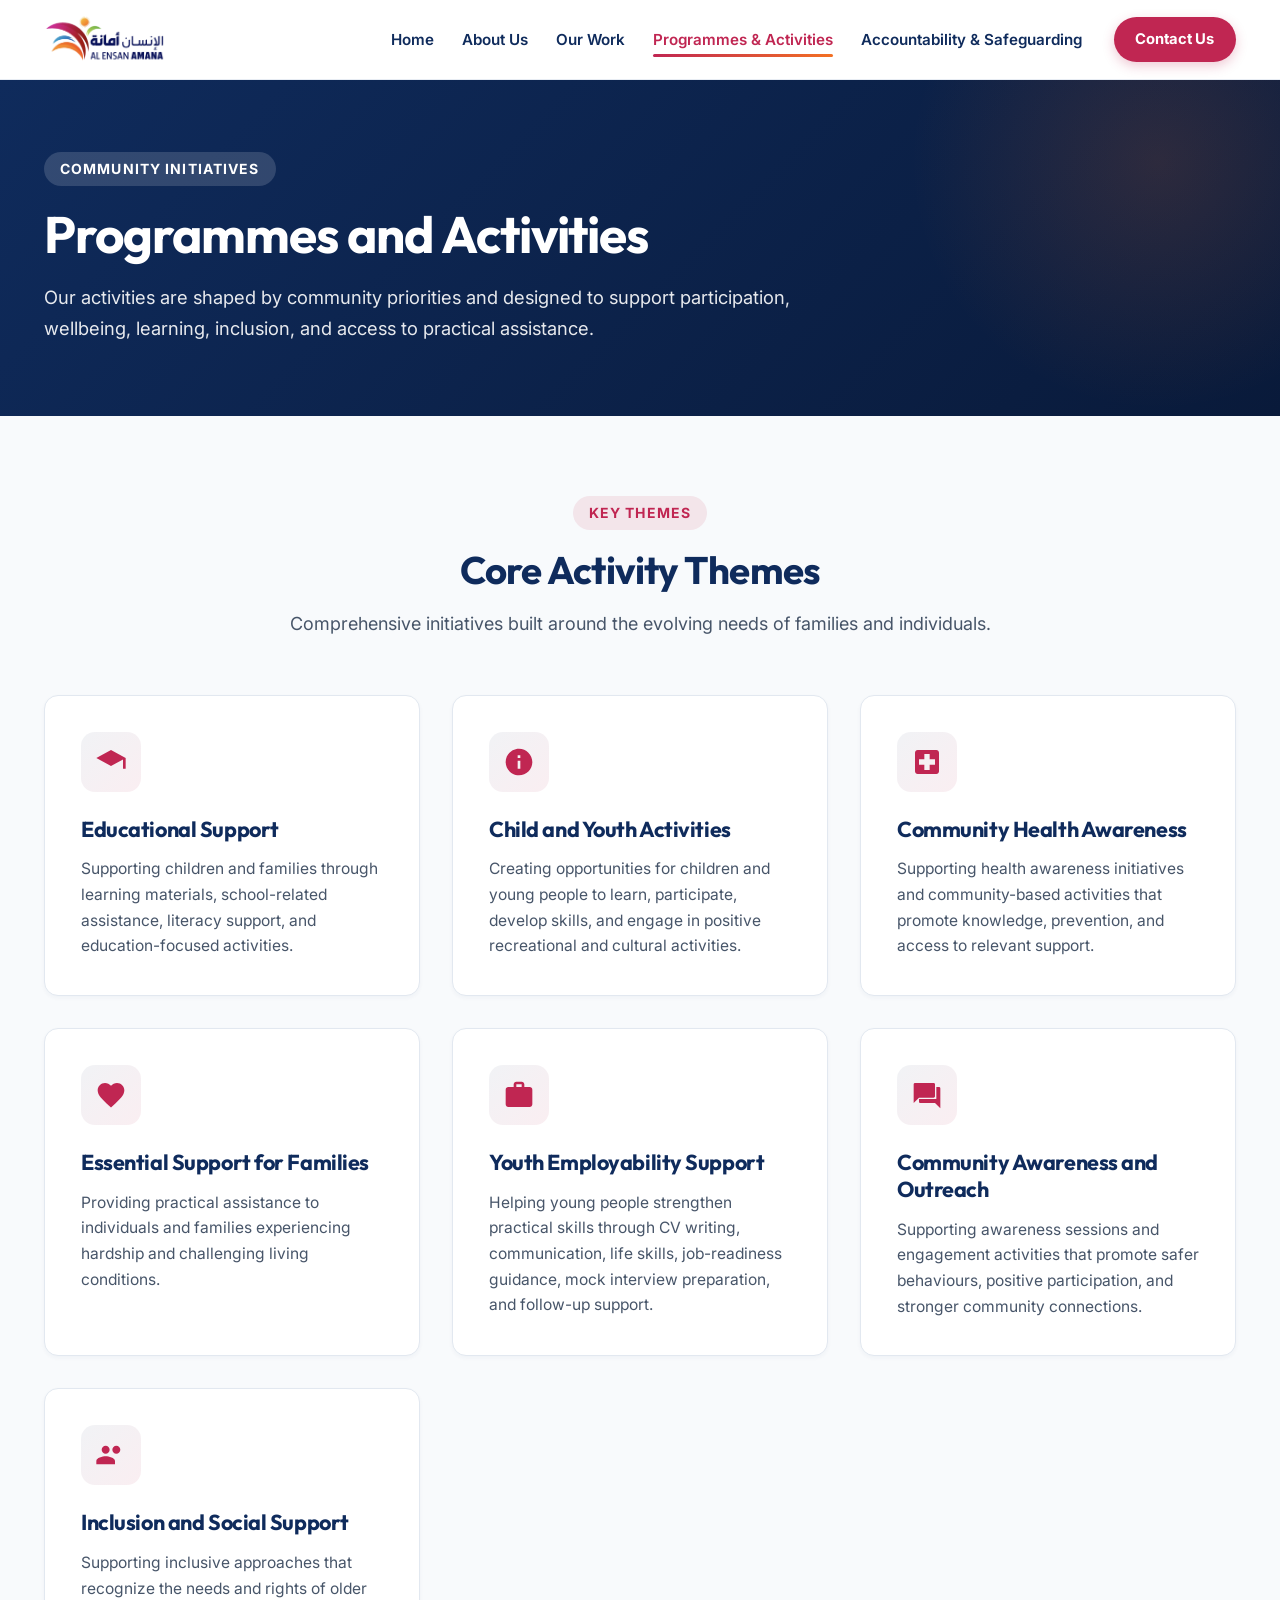
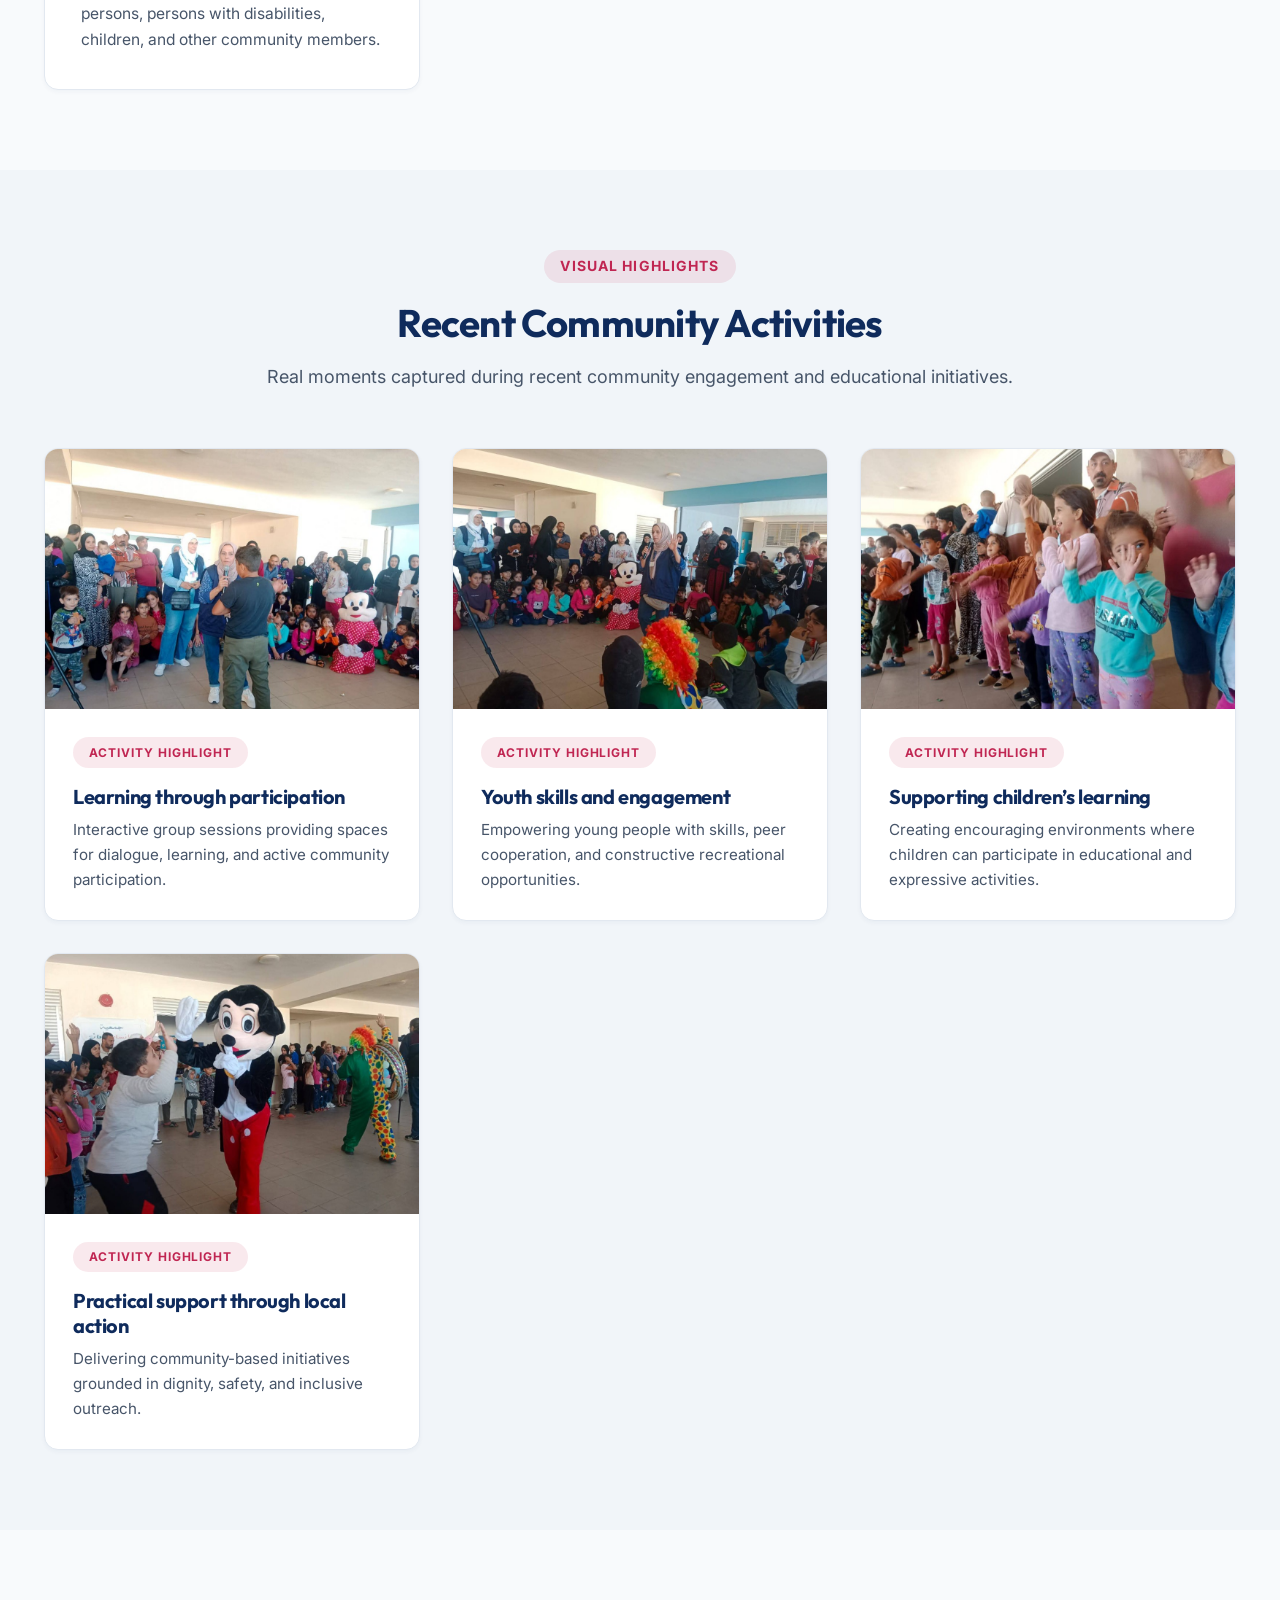
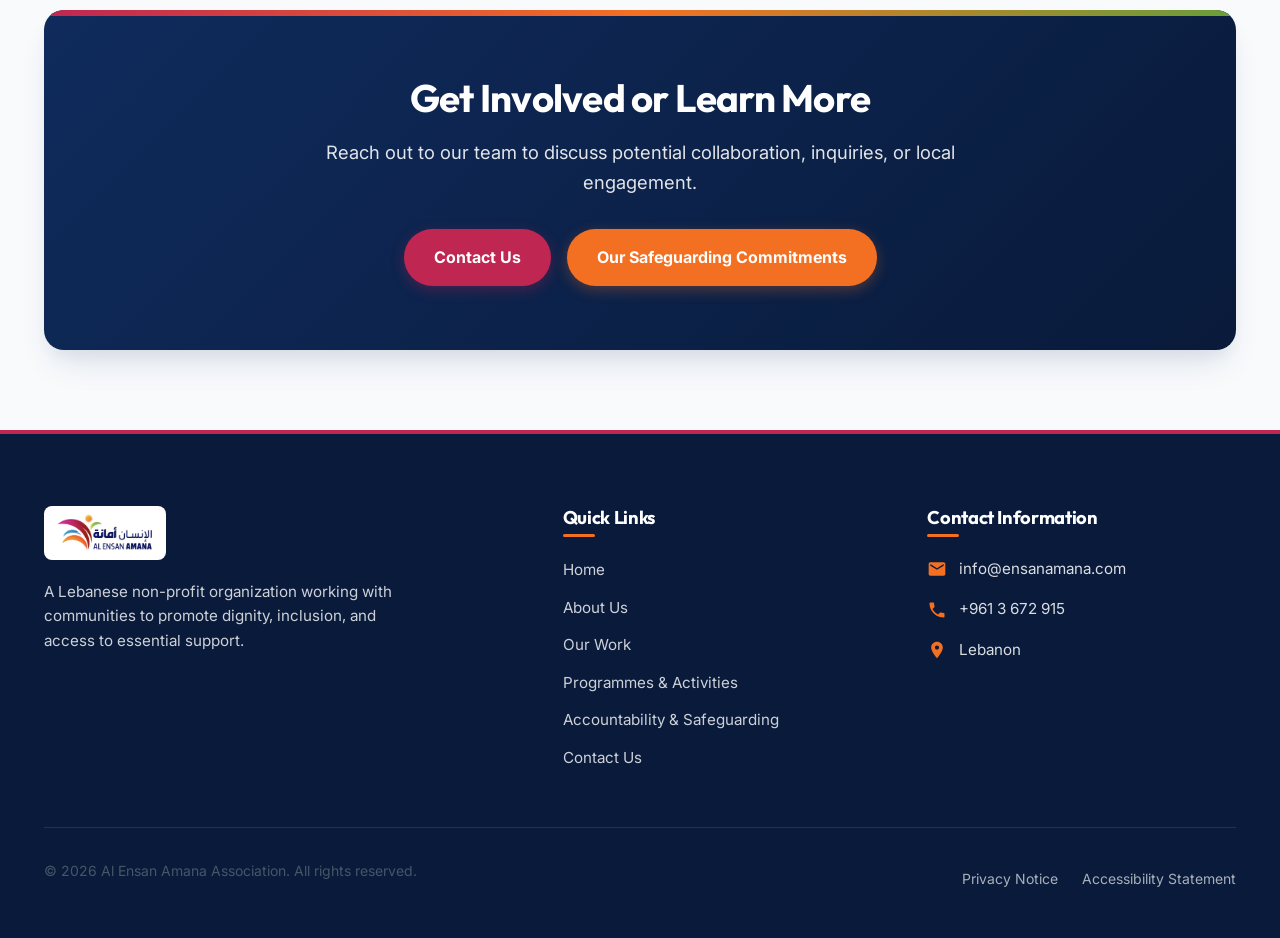
<file: programmes.html>
<!DOCTYPE html>
<html lang="en">
<head>
  <meta charset="UTF-8">
  <meta name="viewport" content="width=device-width, initial-scale=1.0">
  <title>Programmes & Activities | Al Ensan Amana Association</title>
  <meta name="description" content="Explore programmes and activities by Al Ensan Amana Association, including educational support, youth engagement, health awareness, family support, and employability.">
  <link rel="icon" type="image/png" href="assets/images/favicon.png">

  <!-- Open Graph -->
  <meta property="og:type" content="website">
  <meta property="og:title" content="Programmes & Activities | Al Ensan Amana Association">
  <meta property="og:description" content="Community-shaped initiatives focused on learning, wellbeing, youth employability, inclusion, and local engagement.">
  <meta property="og:image" content="assets/images/activity-4.jpg">

  <!-- Google Fonts -->
  <link rel="preconnect" href="https://fonts.googleapis.com">
  <link rel="preconnect" href="https://fonts.gstatic.com" crossorigin>
  <link href="https://fonts.googleapis.com/css2?family=Inter:wght@400;500;600;700&family=Outfit:wght@600;700;800&display=swap" rel="stylesheet">

  <!-- CSS Stylesheet -->
  <link rel="stylesheet" href="css/style.css">
</head>
<body>
  <!-- Accessible Skip Link -->
  <a href="#main-content" class="skip-link">Skip to main content</a>

  <!-- Header -->
  <header class="site-header" role="banner">
    <div class="container header-container">
      <a href="index.html" class="brand-logo-link" aria-label="Al Ensan Amana Association Home Page">
        <img src="assets/images/logo.png" alt="Al Ensan Amana Association Official Logo" class="brand-logo-img">
      </a>

      <!-- Desktop Nav -->
      <nav class="nav-desktop" role="navigation" aria-label="Main Navigation">
        <ul class="nav-menu-list">
          <li><a href="index.html" class="nav-link">Home</a></li>
          <li><a href="about.html" class="nav-link">About Us</a></li>
          <li><a href="our-work.html" class="nav-link">Our Work</a></li>
          <li><a href="programmes.html" class="nav-link active" aria-current="page">Programmes & Activities</a></li>
          <li><a href="accountability.html" class="nav-link">Accountability & Safeguarding</a></li>
        </ul>
        <a href="contact.html" class="btn-header-cta">Contact Us</a>
      </nav>

      <!-- Mobile Menu Toggle -->
      <button type="button" class="mobile-menu-toggle" id="mobile-menu-toggle" aria-label="Open mobile navigation menu">
        <svg viewBox="0 0 24 24"><path d="M4 6h16M4 12h16M4 18h16"/></svg>
      </button>
    </div>
  </header>

  <!-- Mobile Drawer Overlay -->
  <div class="mobile-drawer-overlay" id="mobile-drawer-overlay" role="dialog" aria-modal="true" aria-label="Mobile menu">
    <div class="mobile-drawer">
      <div class="mobile-drawer-header">
        <img src="assets/images/logo.png" alt="Al Ensan Amana Association Logo" style="height: 40px;">
        <button type="button" class="mobile-drawer-close" id="mobile-drawer-close" aria-label="Close navigation menu">&times;</button>
      </div>
      <nav>
        <ul class="mobile-nav-list">
          <li><a href="index.html" class="mobile-nav-link">Home</a></li>
          <li><a href="about.html" class="mobile-nav-link">About Us</a></li>
          <li><a href="our-work.html" class="mobile-nav-link">Our Work</a></li>
          <li><a href="programmes.html" class="mobile-nav-link active" aria-current="page">Programmes & Activities</a></li>
          <li><a href="accountability.html" class="mobile-nav-link">Accountability & Safeguarding</a></li>
          <li><a href="contact.html" class="mobile-nav-link">Contact Us</a></li>
        </ul>
      </nav>
      <div class="mobile-drawer-footer">
        <a href="contact.html" class="btn btn-primary" style="width: 100%;">Get in Touch</a>
      </div>
    </div>
  </div>

  <!-- Main Content -->
  <main id="main-content">
    
    <!-- Hero Banner -->
    <section class="page-hero">
      <div class="container">
        <div class="fade-in-element">
          <span class="section-tag" style="background: rgba(255,255,255,0.15); color: #fff;">Community Initiatives</span>
          <h1 class="page-hero-title">Programmes and Activities</h1>
          <p class="page-hero-desc">
            Our activities are shaped by community priorities and designed to support participation, wellbeing, learning, inclusion, and access to practical assistance.
          </p>
        </div>
      </div>
    </section>

    <!-- Activity Themes Grid -->
    <section class="section">
      <div class="container">
        <div class="section-title-wrap fade-in-element">
          <span class="section-tag">Key Themes</span>
          <h2 class="section-title">Core Activity Themes</h2>
          <p class="section-subtitle">Comprehensive initiatives built around the evolving needs of families and individuals.</p>
        </div>

        <div class="cards-grid-3">
          
          <!-- Theme 1 -->
          <article class="card fade-in-element">
            <div class="card-icon-wrap" aria-hidden="true">
              <svg viewBox="0 0 24 24"><path d="M12 3L1 9l11 6 9-4.91V17h2V9L12 3z"/></svg>
            </div>
            <h3 class="card-title">Educational Support</h3>
            <p class="card-text">Supporting children and families through learning materials, school-related assistance, literacy support, and education-focused activities.</p>
          </article>

          <!-- Theme 2 -->
          <article class="card fade-in-element">
            <div class="card-icon-wrap" aria-hidden="true">
              <svg viewBox="0 0 24 24"><path d="M12 2C6.48 2 2 6.48 2 12s4.48 10 10 10 10-4.48 10-10S17.52 2 12 2zm1 15h-2v-6h2v6zm0-8h-2V7h2v2z"/></svg>
            </div>
            <h3 class="card-title">Child and Youth Activities</h3>
            <p class="card-text">Creating opportunities for children and young people to learn, participate, develop skills, and engage in positive recreational and cultural activities.</p>
          </article>

          <!-- Theme 3 -->
          <article class="card fade-in-element">
            <div class="card-icon-wrap" aria-hidden="true">
              <svg viewBox="0 0 24 24"><path d="M19 3H5c-1.1 0-1.99.9-1.99 2L3 19c0 1.1.89 2 1.99 2H19c1.1 0 2-.9 2-2V5c0-1.1-.9-2-2-2zm-1 11h-4v4h-4v-4H6v-4h4V6h4v4h4v4z"/></svg>
            </div>
            <h3 class="card-title">Community Health Awareness</h3>
            <p class="card-text">Supporting health awareness initiatives and community-based activities that promote knowledge, prevention, and access to relevant support.</p>
          </article>

          <!-- Theme 4 -->
          <article class="card fade-in-element">
            <div class="card-icon-wrap" aria-hidden="true">
              <svg viewBox="0 0 24 24"><path d="M12 21.35l-1.45-1.32C5.4 15.36 2 12.28 2 8.5 2 5.42 4.42 3 7.5 3c1.74 0 3.41.81 4.5 2.09C13.09 3.81 14.76 3 16.5 3 19.58 3 22 5.42 22 8.5c0 3.78-3.4 6.86-8.55 11.54L12 21.35z"/></svg>
            </div>
            <h3 class="card-title">Essential Support for Families</h3>
            <p class="card-text">Providing practical assistance to individuals and families experiencing hardship and challenging living conditions.</p>
          </article>

          <!-- Theme 5 -->
          <article class="card fade-in-element">
            <div class="card-icon-wrap" aria-hidden="true">
              <svg viewBox="0 0 24 24"><path d="M20 6h-4V4c0-1.11-.89-2-2-2h-4c-1.11 0-2 .89-2 2v2H4c-1.11 0-1.99.89-1.99 2L2 19c0 1.11.89 2 2 2h16c1.11 0 2-.89 2-2V8c0-1.11-.89-2-2-2zm-6 0h-4V4h4v2z"/></svg>
            </div>
            <h3 class="card-title">Youth Employability Support</h3>
            <p class="card-text">Helping young people strengthen practical skills through CV writing, communication, life skills, job-readiness guidance, mock interview preparation, and follow-up support.</p>
          </article>

          <!-- Theme 6 -->
          <article class="card fade-in-element">
            <div class="card-icon-wrap" aria-hidden="true">
              <svg viewBox="0 0 24 24"><path d="M21 6h-2v9H6v2c0 .55.45 1 1 1h11l4 4V7c0-.55-.45-1-1-1zm-4-3H3c-.55 0-1 .45-1 1v14l4-4h11c.55 0 1-.45 1-1V4c0-.55-.45-1-1-1z"/></svg>
            </div>
            <h3 class="card-title">Community Awareness and Outreach</h3>
            <p class="card-text">Supporting awareness sessions and engagement activities that promote safer behaviours, positive participation, and stronger community connections.</p>
          </article>

          <!-- Theme 7 -->
          <article class="card fade-in-element" style="grid-column: span 1;">
            <div class="card-icon-wrap" aria-hidden="true">
              <svg viewBox="0 0 24 24"><path d="M16 11c1.66 0 2.99-1.34 2.99-3S17.66 5 16 5s-3 1.34-3 3 1.34 3 3 3zm-8 0c1.66 0 2.99-1.34 2.99-3S9.66 5 8 5 5 6.34 5 8s1.34 3 3 3zm0 2c-2.33 0-7 1.17-7 3.5V19h14v-2.5c0-2.33-4.67-3.5-7-3.5z"/></svg>
            </div>
            <h3 class="card-title">Inclusion and Social Support</h3>
            <p class="card-text">Supporting inclusive approaches that recognize the needs and rights of older persons, persons with disabilities, children, and other community members.</p>
          </article>

        </div>
      </div>
    </section>

    <!-- Recent Activities Photo Story Section -->
    <section class="section section-alt" aria-labelledby="photo-story-heading">
      <div class="container">
        <div class="section-title-wrap fade-in-element">
          <span class="section-tag">Visual Highlights</span>
          <h2 id="photo-story-heading" class="section-title">Recent Community Activities</h2>
          <p class="section-subtitle">Real moments captured during recent community engagement and educational initiatives.</p>
        </div>

        <div class="cards-grid-2">
          
          <!-- Photo Story 1 -->
          <article class="card fade-in-element" style="padding: 0; overflow: hidden;">
            <div style="height: 260px; overflow: hidden; position: relative;">
              <img src="assets/images/activity-1.jpg" alt="Learning through participation session" style="width: 100%; height: 100%; object-fit: cover;">
            </div>
            <div style="padding: 1.75rem;">
              <span class="section-tag" style="font-size: 0.75rem;">Activity Highlight</span>
              <h3 style="font-size: 1.25rem; margin-bottom: 0.5rem;">Learning through participation</h3>
              <p class="card-text" style="font-size: 0.95rem;">Interactive group sessions providing spaces for dialogue, learning, and active community participation.</p>
            </div>
          </article>

          <!-- Photo Story 2 -->
          <article class="card fade-in-element" style="padding: 0; overflow: hidden;">
            <div style="height: 260px; overflow: hidden; position: relative;">
              <img src="assets/images/activity-2.jpg" alt="Youth skills and engagement activity" style="width: 100%; height: 100%; object-fit: cover;">
            </div>
            <div style="padding: 1.75rem;">
              <span class="section-tag" style="font-size: 0.75rem;">Activity Highlight</span>
              <h3 style="font-size: 1.25rem; margin-bottom: 0.5rem;">Youth skills and engagement</h3>
              <p class="card-text" style="font-size: 0.95rem;">Empowering young people with skills, peer cooperation, and constructive recreational opportunities.</p>
            </div>
          </article>

          <!-- Photo Story 3 -->
          <article class="card fade-in-element" style="padding: 0; overflow: hidden;">
            <div style="height: 260px; overflow: hidden; position: relative;">
              <img src="assets/images/activity-3.jpg" alt="Supporting children's learning activity" style="width: 100%; height: 100%; object-fit: cover;">
            </div>
            <div style="padding: 1.75rem;">
              <span class="section-tag" style="font-size: 0.75rem;">Activity Highlight</span>
              <h3 style="font-size: 1.25rem; margin-bottom: 0.5rem;">Supporting children’s learning</h3>
              <p class="card-text" style="font-size: 0.95rem;">Creating encouraging environments where children can participate in educational and expressive activities.</p>
            </div>
          </article>

          <!-- Photo Story 4 -->
          <article class="card fade-in-element" style="padding: 0; overflow: hidden;">
            <div style="height: 260px; overflow: hidden; position: relative;">
              <img src="assets/images/activity-4.jpg" alt="Practical support through local action" style="width: 100%; height: 100%; object-fit: cover;">
            </div>
            <div style="padding: 1.75rem;">
              <span class="section-tag" style="font-size: 0.75rem;">Activity Highlight</span>
              <h3 style="font-size: 1.25rem; margin-bottom: 0.5rem;">Practical support through local action</h3>
              <p class="card-text" style="font-size: 0.95rem;">Delivering community-based initiatives grounded in dignity, safety, and inclusive outreach.</p>
            </div>
          </article>

        </div>
      </div>
    </section>

    <!-- Call to Action Banner -->
    <section class="section">
      <div class="container">
        <div class="cta-banner fade-in-element">
          <h2 class="cta-title">Get Involved or Learn More</h2>
          <p class="cta-desc">
            Reach out to our team to discuss potential collaboration, inquiries, or local engagement.
          </p>
          <div class="btn-group" style="justify-content: center;">
            <a href="contact.html" class="btn btn-primary">Contact Us</a>
            <a href="accountability.html" class="btn btn-secondary">Our Safeguarding Commitments</a>
          </div>
        </div>
      </div>
    </section>

  </main>

  <!-- Footer -->
  <footer class="site-footer" role="contentinfo">
    <div class="container">
      <div class="footer-grid">
        <div>
          <img src="assets/images/logo.png" alt="Al Ensan Amana Association Logo" class="footer-brand-logo">
          <p class="footer-desc">
            A Lebanese non-profit organization working with communities to promote dignity, inclusion, and access to essential support.
          </p>
        </div>
        <div>
          <h3 class="footer-heading">Quick Links</h3>
          <ul class="footer-links">
            <li><a href="index.html">Home</a></li>
            <li><a href="about.html">About Us</a></li>
            <li><a href="our-work.html">Our Work</a></li>
            <li><a href="programmes.html">Programmes & Activities</a></li>
            <li><a href="accountability.html">Accountability & Safeguarding</a></li>
            <li><a href="contact.html">Contact Us</a></li>
          </ul>
        </div>
        <div>
          <h3 class="footer-heading">Contact Information</h3>
          <ul class="footer-contact-info">
            <li class="footer-contact-item">
              <svg viewBox="0 0 24 24"><path d="M20 4H4c-1.1 0-1.99.9-1.99 2L2 18c0 1.1.9 2 2 2h16c1.1 0 2-.9 2-2V6c0-1.1-.9-2-2-2zm0 4l-8 5-8-5V6l8 5 8-5v2z"/></svg>
              <a href="mailto:info@ensanamana.com" style="color: inherit;">info@ensanamana.com</a>
            </li>
            <li class="footer-contact-item">
              <svg viewBox="0 0 24 24"><path d="M6.62 10.79c1.44 2.83 3.76 5.14 6.59 6.59l2.2-2.2c.27-.27.67-.36 1.02-.24 1.12.37 2.33.57 3.57.57.55 0 1 .45 1 1V20c0 .55-.45 1-1 1-9.39 0-17-7.61-17-17 0-.55.45-1 1-1h3.5c.55 0 1 .45 1 1 0 1.25.2 2.45.57 3.57.11.35.03.74-.25 1.02l-2.2 2.2z"/></svg>
              <a href="tel:+9613672915" style="color: inherit;">+961 3 672 915</a>
            </li>
            <li class="footer-contact-item">
              <svg viewBox="0 0 24 24"><path d="M12 2C8.13 2 5 5.13 5 9c0 5.25 7 13 7 13s7-7.75 7-13c0-3.87-3.13-7-7-7zm0 9.5c-1.38 0-2.5-1.12-2.5-2.5s1.12-2.5 2.5-2.5 2.5 1.12 2.5 2.5-1.12 2.5-2.5 2.5z"/></svg>
              <span>Lebanon</span>
            </li>
          </ul>
        </div>
      </div>
      <div class="footer-bottom">
        <p>&copy; <span id="current-year">2026</span> Al Ensan Amana Association. All rights reserved.</p>
        <ul class="footer-legal-links">
          <li><a href="privacy.html">Privacy Notice</a></li>
          <li><a href="accessibility.html">Accessibility Statement</a></li>
        </ul>
      </div>
    </div>
  </footer>

  <script src="js/main.js"></script>
</body>
</html>
</file>
<file: css/style.css>
/* ==========================================================================
   AL ENSAN AMANA ASSOCIATION - DESIGN SYSTEM & STYLESHEET
   Clean, contemporary NGO design focused on Dignity, Inclusion & Community Resilience
   ========================================================================== */

/* --------------------------------------------------------------------------
   1. Design Tokens & CSS Variables
   -------------------------------------------------------------------------- */
:root {
  /* Brand Colors (Extracted from Official Logo) */
  --primary-navy: #0f2b5c;
  --primary-navy-dark: #091a3a;
  --primary-navy-light: #1c4080;
  
  --brand-crimson: #c02652;
  --brand-crimson-hover: #9e1c40;
  --brand-orange: #f37023;
  --brand-orange-hover: #d85c12;
  --brand-green: #689f38;
  --brand-yellow: #f59e0b;
  --brand-cyan: #0284c7;

  /* Neutral Color Palette */
  --bg-main: #f8fafc;
  --bg-card: #ffffff;
  --bg-alt: #f1f5f9;
  --bg-warm-tint: #fefce8;
  
  --text-main: #1e293b;
  --text-muted: #475569;
  --text-light: #64748b;
  --text-on-dark: #ffffff;

  /* Border & Surface Variables */
  --border-light: #e2e8f0;
  --border-focus: #c02652;
  --radius-sm: 8px;
  --radius-md: 14px;
  --radius-lg: 20px;
  --radius-full: 9999px;

  /* Shadows */
  --shadow-sm: 0 2px 4px rgba(15, 43, 92, 0.04);
  --shadow-md: 0 10px 25px -5px rgba(15, 43, 92, 0.08), 0 8px 10px -6px rgba(15, 43, 92, 0.04);
  --shadow-lg: 0 20px 35px -10px rgba(15, 43, 92, 0.12), 0 10px 15px -5px rgba(15, 43, 92, 0.06);
  --shadow-inner: inset 0 2px 4px 0 rgba(0, 0, 0, 0.05);

  /* Transitions */
  --transition-fast: 0.2s ease;
  --transition-normal: 0.3s cubic-bezier(0.4, 0, 0.2, 1);

  /* Layout */
  --container-max: 1240px;
  --header-height: 80px;
}

/* --------------------------------------------------------------------------
   2. Base & Reset
   -------------------------------------------------------------------------- */
*, *::before, *::after {
  box-sizing: border-box;
  margin: 0;
  padding: 0;
}

html {
  font-family: 'Inter', system-ui, -apple-system, BlinkMacSystemFont, 'Segoe UI', Roboto, sans-serif;
  font-size: 16px;
  line-height: 1.6;
  color: var(--text-main);
  background-color: var(--bg-main);
  scroll-behavior: smooth;
  -webkit-text-size-adjust: 100%;
}

body {
  display: flex;
  flex-direction: column;
  min-height: 100vh;
  overflow-x: hidden;
}

/* Accessible Skip Link */
.skip-link {
  position: absolute;
  top: -100px;
  left: 1rem;
  background: var(--primary-navy);
  color: var(--text-on-dark);
  padding: 0.75rem 1.5rem;
  z-index: 9999;
  border-radius: var(--radius-sm);
  font-weight: 600;
  text-decoration: none;
  transition: top var(--transition-fast);
}

.skip-link:focus {
  top: 1rem;
  outline: 3px solid var(--brand-orange);
}

/* Typography Base */
h1, h2, h3, h4, h5, h6 {
  color: var(--primary-navy);
  font-family: 'Outfit', 'Inter', sans-serif;
  font-weight: 700;
  line-height: 1.25;
  letter-spacing: -0.02em;
}

h1 { font-size: clamp(2.2rem, 4vw, 3.4rem); }
h2 { font-size: clamp(1.8rem, 3vw, 2.5rem); }
h3 { font-size: clamp(1.3rem, 2vw, 1.75rem); }
h4 { font-size: 1.15rem; }

p {
  margin-bottom: 1rem;
  color: var(--text-muted);
}

p:last-child {
  margin-bottom: 0;
}

a {
  color: var(--brand-crimson);
  text-decoration: none;
  transition: color var(--transition-fast);
}

a:hover {
  color: var(--brand-crimson-hover);
}

img {
  max-width: 100%;
  height: auto;
  display: block;
}

/* --------------------------------------------------------------------------
   3. Focus & Accessibility Controls
   -------------------------------------------------------------------------- */
:focus-visible {
  outline: 3px solid var(--brand-orange);
  outline-offset: 3px;
}

.sr-only {
  position: absolute;
  width: 1px;
  height: 1px;
  padding: 0;
  margin: -1px;
  overflow: hidden;
  clip: rect(0, 0, 0, 0);
  white-space: nowrap;
  border: 0;
}

/* --------------------------------------------------------------------------
   4. Layout Containers & Grid System
   -------------------------------------------------------------------------- */
.container {
  width: 100%;
  max-width: var(--container-max);
  margin-left: auto;
  margin-right: auto;
  padding-left: 1.5rem;
  padding-right: 1.5rem;
}

.container-narrow {
  max-width: 860px;
}

.section {
  padding: 5rem 0;
  position: relative;
}

.section-alt {
  background-color: var(--bg-alt);
}

.section-title-wrap {
  text-align: center;
  max-width: 760px;
  margin: 0 auto 3.5rem auto;
}

.section-tag {
  display: inline-block;
  padding: 0.35rem 1rem;
  background-color: rgba(192, 38, 82, 0.1);
  color: var(--brand-crimson);
  font-size: 0.875rem;
  font-weight: 700;
  text-transform: uppercase;
  letter-spacing: 0.08em;
  border-radius: var(--radius-full);
  margin-bottom: 1rem;
}

.section-title {
  margin-bottom: 1rem;
}

.section-subtitle {
  font-size: 1.125rem;
  color: var(--text-muted);
}

/* --------------------------------------------------------------------------
   5. Sticky Header & Navigation
   -------------------------------------------------------------------------- */
.site-header {
  position: sticky;
  top: 0;
  z-index: 1000;
  background-color: rgba(255, 255, 255, 0.95);
  backdrop-filter: blur(12px);
  -webkit-backdrop-filter: blur(12px);
  border-bottom: 1px solid rgba(226, 232, 240, 0.8);
  height: var(--header-height);
  transition: all var(--transition-normal);
}

.site-header.scrolled {
  box-shadow: var(--shadow-md);
  height: 72px;
}

.header-container {
  display: flex;
  align-items: center;
  justify-content: space-between;
  height: 100%;
}

.brand-logo-link {
  display: flex;
  align-items: center;
  gap: 0.75rem;
  text-decoration: none;
}

.brand-logo-img {
  height: 52px;
  width: auto;
  object-fit: contain;
  transition: transform var(--transition-fast);
}

.brand-logo-link:hover .brand-logo-img {
  transform: scale(1.02);
}

.nav-desktop {
  display: flex;
  align-items: center;
  gap: 2rem;
}

.nav-menu-list {
  display: flex;
  align-items: center;
  gap: 1.75rem;
  list-style: none;
}

.nav-link {
  font-size: 0.95rem;
  font-weight: 600;
  color: var(--primary-navy);
  padding: 0.5rem 0;
  position: relative;
  transition: color var(--transition-fast);
}

.nav-link::after {
  content: '';
  position: absolute;
  bottom: 0;
  left: 0;
  width: 0;
  height: 3px;
  background: linear-gradient(90deg, var(--brand-crimson), var(--brand-orange));
  border-radius: 2px;
  transition: width var(--transition-fast);
}

.nav-link:hover {
  color: var(--brand-crimson);
}

.nav-link:hover::after,
.nav-link.active::after {
  width: 100%;
}

.nav-link.active {
  color: var(--brand-crimson);
}

/* Header CTA Button */
.btn-header-cta {
  display: inline-flex;
  align-items: center;
  justify-content: center;
  padding: 0.65rem 1.35rem;
  font-size: 0.925rem;
  font-weight: 700;
  color: var(--text-on-dark);
  background-color: var(--brand-crimson);
  border-radius: var(--radius-full);
  box-shadow: 0 4px 12px rgba(192, 38, 82, 0.25);
  transition: all var(--transition-fast);
}

.btn-header-cta:hover {
  background-color: var(--brand-crimson-hover);
  color: var(--text-on-dark);
  transform: translateY(-2px);
  box-shadow: 0 6px 16px rgba(192, 38, 82, 0.35);
}

/* Mobile Toggle Hamburger Button */
.mobile-menu-toggle {
  display: none;
  background: none;
  border: none;
  cursor: pointer;
  padding: 0.5rem;
  color: var(--primary-navy);
  border-radius: var(--radius-sm);
  z-index: 1001;
}

.mobile-menu-toggle svg {
  width: 28px;
  height: 28px;
  fill: none;
  stroke: currentColor;
  stroke-width: 2.5;
  stroke-linecap: round;
  stroke-linejoin: round;
}

/* Mobile Drawer Navigation */
.mobile-drawer-overlay {
  position: fixed;
  top: 0;
  left: 0;
  width: 100vw;
  height: 100vh;
  background-color: rgba(15, 43, 92, 0.6);
  backdrop-filter: blur(4px);
  z-index: 1002;
  opacity: 0;
  visibility: hidden;
  transition: opacity var(--transition-normal), visibility var(--transition-normal);
}

.mobile-drawer-overlay.active {
  opacity: 1;
  visibility: visible;
}

.mobile-drawer {
  position: fixed;
  top: 0;
  right: -320px;
  width: 300px;
  height: 100%;
  background-color: var(--bg-card);
  z-index: 1003;
  padding: 2rem 1.5rem;
  display: flex;
  flex-direction: column;
  justify-content: space-between;
  box-shadow: -5px 0 25px rgba(0, 0, 0, 0.15);
  transition: transform var(--transition-normal);
  overflow-y: auto;
}

.mobile-drawer-overlay.active .mobile-drawer {
  transform: translateX(-320px);
}

.mobile-drawer-header {
  display: flex;
  align-items: center;
  justify-content: space-between;
  padding-bottom: 1.5rem;
  border-bottom: 1px solid var(--border-light);
}

.mobile-drawer-close {
  background: none;
  border: none;
  font-size: 1.75rem;
  color: var(--primary-navy);
  cursor: pointer;
  padding: 0.25rem;
  border-radius: var(--radius-sm);
}

.mobile-nav-list {
  list-style: none;
  margin-top: 1.5rem;
  display: flex;
  flex-direction: column;
  gap: 1.25rem;
}

.mobile-nav-link {
  font-size: 1.1rem;
  font-weight: 600;
  color: var(--primary-navy);
  display: block;
  padding: 0.5rem 0;
}

.mobile-nav-link.active {
  color: var(--brand-crimson);
}

.mobile-drawer-footer {
  margin-top: 2rem;
  padding-top: 1.5rem;
  border-top: 1px solid var(--border-light);
}

/* --------------------------------------------------------------------------
   6. Buttons & Interactive Controls
   -------------------------------------------------------------------------- */
.btn {
  display: inline-flex;
  align-items: center;
  justify-content: center;
  gap: 0.5rem;
  padding: 0.85rem 1.75rem;
  font-size: 1rem;
  font-weight: 700;
  border-radius: var(--radius-full);
  text-decoration: none;
  cursor: pointer;
  border: 2px solid transparent;
  transition: all var(--transition-fast);
  text-align: center;
}

.btn-primary {
  background-color: var(--brand-crimson);
  color: var(--text-on-dark);
  box-shadow: 0 4px 14px rgba(192, 38, 82, 0.3);
}

.btn-primary:hover {
  background-color: var(--brand-crimson-hover);
  color: var(--text-on-dark);
  transform: translateY(-2px);
  box-shadow: 0 6px 20px rgba(192, 38, 82, 0.4);
}

.btn-secondary {
  background-color: var(--brand-orange);
  color: var(--text-on-dark);
  box-shadow: 0 4px 14px rgba(243, 112, 35, 0.3);
}

.btn-secondary:hover {
  background-color: var(--brand-orange-hover);
  color: var(--text-on-dark);
  transform: translateY(-2px);
  box-shadow: 0 6px 20px rgba(243, 112, 35, 0.4);
}

.btn-outline {
  background-color: transparent;
  color: var(--primary-navy);
  border-color: var(--primary-navy);
}

.btn-outline:hover {
  background-color: var(--primary-navy);
  color: var(--text-on-dark);
  transform: translateY(-2px);
}

.btn-outline-white {
  background-color: transparent;
  color: var(--text-on-dark);
  border-color: rgba(255, 255, 255, 0.8);
}

.btn-outline-white:hover {
  background-color: var(--text-on-dark);
  color: var(--primary-navy);
  transform: translateY(-2px);
}

.btn-group {
  display: flex;
  flex-wrap: wrap;
  gap: 1rem;
  align-items: center;
}

/* --------------------------------------------------------------------------
   7. Hero Section
   -------------------------------------------------------------------------- */
.hero-section {
  position: relative;
  background-color: var(--primary-navy-dark);
  color: var(--text-on-dark);
  padding: 6rem 0 7rem 0;
  overflow: hidden;
}

.hero-bg {
  position: absolute;
  top: 0;
  left: 0;
  width: 100%;
  height: 100%;
  object-fit: cover;
  object-position: center;
  opacity: 0.35;
  filter: contrast(1.05) brightness(0.9);
}

.hero-overlay {
  position: absolute;
  top: 0;
  left: 0;
  width: 100%;
  height: 100%;
  background: linear-gradient(
    135deg,
    rgba(15, 43, 92, 0.92) 0%,
    rgba(9, 26, 58, 0.85) 60%,
    rgba(192, 38, 82, 0.4) 100%
  );
}

.hero-content {
  position: relative;
  z-index: 2;
  max-width: 820px;
}

.hero-tag {
  display: inline-flex;
  align-items: center;
  gap: 0.5rem;
  padding: 0.4rem 1.1rem;
  background: rgba(255, 255, 255, 0.15);
  backdrop-filter: blur(8px);
  border: 1px solid rgba(255, 255, 255, 0.25);
  border-radius: var(--radius-full);
  font-size: 0.9rem;
  font-weight: 600;
  color: var(--text-on-dark);
  margin-bottom: 1.5rem;
}

.hero-title {
  color: var(--text-on-dark);
  font-size: clamp(2.4rem, 5vw, 3.8rem);
  font-weight: 800;
  line-height: 1.15;
  margin-bottom: 1.5rem;
}

.hero-subtitle {
  font-size: 1.2rem;
  line-height: 1.7;
  color: rgba(255, 255, 255, 0.9);
  margin-bottom: 2.5rem;
  max-width: 740px;
}

/* Page Header Hero (for inner pages) */
.page-hero {
  background: linear-gradient(135deg, var(--primary-navy) 0%, var(--primary-navy-dark) 100%);
  color: var(--text-on-dark);
  padding: 4.5rem 0 4.5rem 0;
  position: relative;
  overflow: hidden;
}

.page-hero::before {
  content: '';
  position: absolute;
  top: -50%;
  right: -10%;
  width: 500px;
  height: 500px;
  background: radial-gradient(circle, rgba(243, 112, 35, 0.15) 0%, rgba(192, 38, 82, 0) 70%);
  border-radius: 50%;
  pointer-events: none;
}

.page-hero-title {
  color: var(--text-on-dark);
  font-size: clamp(2.2rem, 4vw, 3.2rem);
  margin-bottom: 1rem;
}

.page-hero-desc {
  font-size: 1.15rem;
  color: rgba(255, 255, 255, 0.9);
  max-width: 780px;
  line-height: 1.7;
}

/* --------------------------------------------------------------------------
   8. Feature Cards & Work Grid
   -------------------------------------------------------------------------- */
.cards-grid-3 {
  display: grid;
  grid-template-columns: repeat(auto-fit, minmax(320px, 1fr));
  gap: 2rem;
}

.cards-grid-2 {
  display: grid;
  grid-template-columns: repeat(auto-fit, minmax(340px, 1fr));
  gap: 2rem;
}

.cards-grid-4 {
  display: grid;
  grid-template-columns: repeat(auto-fit, minmax(260px, 1fr));
  gap: 1.75rem;
}

/* Service / Activity Card */
.card {
  background-color: var(--bg-card);
  border-radius: var(--radius-md);
  padding: 2.25rem;
  border: 1px solid var(--border-light);
  box-shadow: var(--shadow-sm);
  display: flex;
  flex-direction: column;
  transition: all var(--transition-normal);
  position: relative;
  height: 100%;
}

.card:hover {
  transform: translateY(-5px);
  box-shadow: var(--shadow-md);
  border-color: rgba(192, 38, 82, 0.2);
}

.card-icon-wrap {
  width: 60px;
  height: 60px;
  border-radius: 14px;
  background: linear-gradient(135deg, rgba(15, 43, 92, 0.06), rgba(192, 38, 82, 0.08));
  color: var(--brand-crimson);
  display: flex;
  align-items: center;
  justify-content: center;
  margin-bottom: 1.5rem;
  transition: transform var(--transition-fast);
}

.card:hover .card-icon-wrap {
  background: var(--brand-crimson);
  color: var(--text-on-dark);
  transform: scale(1.05);
}

.card-icon-wrap svg {
  width: 32px;
  height: 32px;
  fill: currentColor;
}

.card-title {
  font-size: 1.35rem;
  margin-bottom: 0.85rem;
  color: var(--primary-navy);
}

.card-text {
  color: var(--text-muted);
  font-size: 0.975rem;
  line-height: 1.65;
  flex-grow: 1;
  margin-bottom: 1.5rem;
}

.card-link {
  font-weight: 700;
  font-size: 0.95rem;
  color: var(--brand-crimson);
  display: inline-flex;
  align-items: center;
  gap: 0.4rem;
  margin-top: auto;
}

.card-link svg {
  width: 18px;
  height: 18px;
  fill: currentColor;
  transition: transform var(--transition-fast);
}

.card-link:hover svg {
  transform: translateX(4px);
}

/* Values Card Styling */
.value-card {
  background-color: var(--bg-card);
  border-radius: var(--radius-md);
  padding: 2rem;
  border-top: 4px solid var(--brand-crimson);
  box-shadow: var(--shadow-sm);
  transition: all var(--transition-normal);
}

.value-card:nth-child(2) { border-top-color: var(--brand-orange); }
.value-card:nth-child(3) { border-top-color: var(--brand-green); }
.value-card:nth-child(4) { border-top-color: var(--primary-navy); }

.value-card:hover {
  transform: translateY(-4px);
  box-shadow: var(--shadow-md);
}

.value-card-title {
  font-size: 1.25rem;
  margin-bottom: 0.75rem;
}

/* --------------------------------------------------------------------------
   9. Photo Gallery & Lightbox
   -------------------------------------------------------------------------- */
.gallery-grid {
  display: grid;
  grid-template-columns: repeat(auto-fill, minmax(270px, 1fr));
  gap: 1.5rem;
}

.gallery-item {
  position: relative;
  border-radius: var(--radius-md);
  overflow: hidden;
  background-color: var(--bg-alt);
  box-shadow: var(--shadow-sm);
  cursor: pointer;
  aspect-ratio: 4 / 3;
}

.gallery-img {
  width: 100%;
  height: 100%;
  object-fit: cover;
  transition: transform 0.5s cubic-bezier(0.4, 0, 0.2, 1);
}

.gallery-item:hover .gallery-img {
  transform: scale(1.08);
}

.gallery-overlay {
  position: absolute;
  top: 0;
  left: 0;
  width: 100%;
  height: 100%;
  background: linear-gradient(to top, rgba(15, 43, 92, 0.85) 0%, rgba(15, 43, 92, 0.1) 60%);
  display: flex;
  flex-direction: column;
  justify-content: flex-end;
  padding: 1.25rem;
  opacity: 0;
  transition: opacity var(--transition-normal);
}

.gallery-item:hover .gallery-overlay,
.gallery-item:focus .gallery-overlay {
  opacity: 1;
}

.gallery-caption {
  color: var(--text-on-dark);
  font-weight: 600;
  font-size: 0.975rem;
  line-height: 1.4;
}

.gallery-zoom-icon {
  margin-bottom: 0.5rem;
  color: var(--brand-orange);
}

.gallery-zoom-icon svg {
  width: 24px;
  height: 24px;
  fill: currentColor;
}

/* Lightbox Modal */
.lightbox-modal {
  position: fixed;
  top: 0;
  left: 0;
  width: 100vw;
  height: 100vh;
  background-color: rgba(9, 26, 58, 0.92);
  backdrop-filter: blur(8px);
  z-index: 2000;
  display: flex;
  align-items: center;
  justify-content: center;
  opacity: 0;
  visibility: hidden;
  transition: opacity var(--transition-normal), visibility var(--transition-normal);
  padding: 2rem;
}

.lightbox-modal.active {
  opacity: 1;
  visibility: visible;
}

.lightbox-content {
  position: relative;
  max-width: 950px;
  width: 100%;
  display: flex;
  flex-direction: column;
  align-items: center;
}

.lightbox-img {
  max-width: 100%;
  max-height: 75vh;
  border-radius: var(--radius-md);
  box-shadow: 0 20px 40px rgba(0, 0, 0, 0.5);
  object-fit: contain;
}

.lightbox-caption-box {
  margin-top: 1.25rem;
  color: var(--text-on-dark);
  font-size: 1.1rem;
  font-weight: 600;
  text-align: center;
  background: rgba(255, 255, 255, 0.1);
  padding: 0.75rem 1.5rem;
  border-radius: var(--radius-full);
  border: 1px solid rgba(255, 255, 255, 0.15);
}

.lightbox-btn {
  background: rgba(255, 255, 255, 0.15);
  color: var(--text-on-dark);
  border: none;
  width: 48px;
  height: 48px;
  border-radius: 50%;
  display: flex;
  align-items: center;
  justify-content: center;
  cursor: pointer;
  transition: background var(--transition-fast);
  z-index: 2001;
}

.lightbox-btn:hover {
  background: var(--brand-crimson);
}

.lightbox-btn svg {
  width: 28px;
  height: 28px;
  fill: currentColor;
}

.lightbox-close {
  position: absolute;
  top: -60px;
  right: 0;
}

.lightbox-prev {
  position: absolute;
  left: -70px;
  top: 50%;
  transform: translateY(-50%);
}

.lightbox-next {
  position: absolute;
  right: -70px;
  top: 50%;
  transform: translateY(-50%);
}

@media (max-width: 768px) {
  .lightbox-prev { left: 10px; }
  .lightbox-next { right: 10px; }
  .lightbox-close { top: -50px; right: 10px; }
}

/* --------------------------------------------------------------------------
   10. Call To Action (CTA) Banner
   -------------------------------------------------------------------------- */
.cta-banner {
  background: linear-gradient(135deg, var(--primary-navy) 0%, var(--primary-navy-dark) 100%);
  color: var(--text-on-dark);
  border-radius: var(--radius-lg);
  padding: 4rem 2.5rem;
  text-align: center;
  box-shadow: var(--shadow-lg);
  position: relative;
  overflow: hidden;
}

.cta-banner::before {
  content: '';
  position: absolute;
  top: 0;
  left: 0;
  width: 100%;
  height: 6px;
  background: linear-gradient(90deg, var(--brand-crimson), var(--brand-orange), var(--brand-green));
}

.cta-title {
  color: var(--text-on-dark);
  margin-bottom: 1rem;
}

.cta-desc {
  color: rgba(255, 255, 255, 0.88);
  font-size: 1.15rem;
  max-width: 680px;
  margin: 0 auto 2rem auto;
}

/* --------------------------------------------------------------------------
   11. Contact Form & Interactive Components
   -------------------------------------------------------------------------- */
.contact-grid {
  display: grid;
  grid-template-columns: 1fr 1.3fr;
  gap: 3.5rem;
  align-items: start;
}

.contact-info-box {
  background-color: var(--bg-card);
  padding: 2.5rem;
  border-radius: var(--radius-lg);
  border: 1px solid var(--border-light);
  box-shadow: var(--shadow-sm);
}

.contact-info-item {
  display: flex;
  align-items: flex-start;
  gap: 1.25rem;
  margin-bottom: 2rem;
}

.contact-info-item:last-child {
  margin-bottom: 0;
}

.contact-icon-wrap {
  width: 48px;
  height: 48px;
  border-radius: 12px;
  background: rgba(192, 38, 82, 0.1);
  color: var(--brand-crimson);
  display: flex;
  align-items: center;
  justify-content: center;
  flex-shrink: 0;
}

.contact-icon-wrap svg {
  width: 24px;
  height: 24px;
  fill: currentColor;
}

.contact-label {
  font-size: 0.875rem;
  font-weight: 700;
  color: var(--text-light);
  text-transform: uppercase;
  letter-spacing: 0.05em;
  margin-bottom: 0.25rem;
}

.contact-value {
  font-size: 1.1rem;
  font-weight: 600;
  color: var(--primary-navy);
}

.contact-form-card {
  background-color: var(--bg-card);
  padding: 2.75rem;
  border-radius: var(--radius-lg);
  border: 1px solid var(--border-light);
  box-shadow: var(--shadow-md);
}

.form-group {
  margin-bottom: 1.5rem;
}

.form-label {
  display: block;
  font-weight: 600;
  font-size: 0.95rem;
  color: var(--primary-navy);
  margin-bottom: 0.5rem;
}

.form-label .required {
  color: var(--brand-crimson);
  margin-left: 0.2rem;
}

.form-control {
  width: 100%;
  padding: 0.85rem 1.1rem;
  font-size: 1rem;
  font-family: inherit;
  color: var(--text-main);
  background-color: var(--bg-main);
  border: 1.5px solid var(--border-light);
  border-radius: var(--radius-sm);
  transition: all var(--transition-fast);
}

.form-control:focus {
  background-color: #ffffff;
  border-color: var(--brand-crimson);
  box-shadow: 0 0 0 4px rgba(192, 38, 82, 0.12);
  outline: none;
}

textarea.form-control {
  resize: vertical;
  min-height: 140px;
}

.form-feedback {
  font-size: 0.85rem;
  color: var(--brand-crimson);
  margin-top: 0.35rem;
  display: none;
}

.form-group.error .form-control {
  border-color: var(--brand-crimson);
  background-color: #fff5f5;
}

.form-group.error .form-feedback {
  display: block;
}

.privacy-note {
  font-size: 0.875rem;
  color: var(--text-light);
  margin-top: 1.25rem;
  line-height: 1.5;
}

/* Toast Success Modal */
.toast-success {
  background-color: #ecfdf5;
  border: 1px solid #a7f3d0;
  border-left: 5px solid var(--brand-green);
  border-radius: var(--radius-md);
  padding: 1.25rem 1.5rem;
  margin-bottom: 1.5rem;
  display: none;
}

.toast-success.active {
  display: flex;
  align-items: flex-start;
  gap: 1rem;
  animation: fadeIn 0.3s ease;
}

.toast-icon {
  color: var(--brand-green);
  flex-shrink: 0;
}

.toast-icon svg {
  width: 28px;
  height: 28px;
  fill: currentColor;
}

.toast-title {
  font-size: 1.05rem;
  font-weight: 700;
  color: #065f46;
  margin-bottom: 0.25rem;
}

.toast-message {
  font-size: 0.95rem;
  color: #047857;
  margin: 0;
}

/* --------------------------------------------------------------------------
   12. Rich Content Sections & Inner Page Layouts
   -------------------------------------------------------------------------- */
.content-box {
  background-color: var(--bg-card);
  border-radius: var(--radius-lg);
  padding: 3rem;
  border: 1px solid var(--border-light);
  box-shadow: var(--shadow-sm);
  margin-bottom: 2.5rem;
}

.work-section {
  display: grid;
  grid-template-columns: 1fr 1fr;
  gap: 3rem;
  align-items: center;
  margin-bottom: 4rem;
}

.work-section:nth-child(even) {
  direction: rtl;
}

.work-section:nth-child(even) .work-section-content {
  direction: ltr;
}

.work-section:nth-child(even) .work-section-media {
  direction: ltr;
}

.work-section-media img {
  border-radius: var(--radius-lg);
  box-shadow: var(--shadow-md);
  width: 100%;
  height: 340px;
  object-fit: cover;
}

.safeguard-grid {
  display: grid;
  grid-template-columns: repeat(auto-fit, minmax(320px, 1fr));
  gap: 2rem;
}

.safeguard-card {
  background: var(--bg-card);
  padding: 2.25rem;
  border-radius: var(--radius-md);
  border: 1px solid var(--border-light);
  box-shadow: var(--shadow-sm);
  position: relative;
}

.safeguard-card::before {
  content: '';
  position: absolute;
  top: 0;
  left: 0;
  width: 5px;
  height: 100%;
  background-color: var(--brand-crimson);
  border-top-left-radius: var(--radius-md);
  border-bottom-left-radius: var(--radius-md);
}

/* --------------------------------------------------------------------------
   13. Footer
   -------------------------------------------------------------------------- */
.site-footer {
  background-color: var(--primary-navy-dark);
  color: var(--text-on-dark);
  padding-top: 4.5rem;
  padding-bottom: 2.5rem;
  margin-top: auto;
  border-top: 4px solid var(--brand-crimson);
}

.footer-grid {
  display: grid;
  grid-template-columns: 1.5fr 1fr 1fr;
  gap: 3.5rem;
  margin-bottom: 3.5rem;
}

.footer-brand-logo {
  height: 54px;
  width: auto;
  margin-bottom: 1.25rem;
  background-color: #ffffff;
  padding: 6px 12px;
  border-radius: 8px;
}

.footer-desc {
  color: rgba(255, 255, 255, 0.8);
  font-size: 0.95rem;
  line-height: 1.6;
  max-width: 380px;
}

.footer-heading {
  color: var(--text-on-dark);
  font-size: 1.15rem;
  margin-bottom: 1.25rem;
  position: relative;
  padding-bottom: 0.5rem;
}

.footer-heading::after {
  content: '';
  position: absolute;
  bottom: 0;
  left: 0;
  width: 32px;
  height: 3px;
  background-color: var(--brand-orange);
  border-radius: 2px;
}

.footer-links {
  list-style: none;
  display: flex;
  flex-direction: column;
  gap: 0.75rem;
}

.footer-links a {
  color: rgba(255, 255, 255, 0.8);
  font-size: 0.95rem;
  transition: color var(--transition-fast);
}

.footer-links a:hover {
  color: var(--brand-orange);
}

.footer-contact-info {
  list-style: none;
  display: flex;
  flex-direction: column;
  gap: 1rem;
}

.footer-contact-item {
  display: flex;
  align-items: center;
  gap: 0.75rem;
  color: rgba(255, 255, 255, 0.85);
  font-size: 0.95rem;
}

.footer-contact-item svg {
  width: 20px;
  height: 20px;
  fill: var(--brand-orange);
  flex-shrink: 0;
}

.footer-bottom {
  padding-top: 2rem;
  border-top: 1px solid rgba(255, 255, 255, 0.1);
  display: flex;
  flex-wrap: wrap;
  align-items: center;
  justify-content: space-between;
  gap: 1rem;
  font-size: 0.875rem;
  color: rgba(255, 255, 255, 0.65);
}

.footer-legal-links {
  display: flex;
  gap: 1.5rem;
  list-style: none;
}

.footer-legal-links a {
  color: rgba(255, 255, 255, 0.65);
}

.footer-legal-links a:hover {
  color: #ffffff;
}

/* --------------------------------------------------------------------------
   14. Subtle Animations & Micro-interactions
   -------------------------------------------------------------------------- */
@keyframes fadeIn {
  from { opacity: 0; transform: translateY(8px); }
  to { opacity: 1; transform: translateY(0); }
}

.fade-in-element {
  opacity: 0;
  transform: translateY(20px);
  transition: opacity 0.6s cubic-bezier(0.16, 1, 0.3, 1), transform 0.6s cubic-bezier(0.16, 1, 0.3, 1);
}

.fade-in-element.visible {
  opacity: 1;
  transform: translateY(0);
}

/* --------------------------------------------------------------------------
   15. Responsive Breakpoints
   -------------------------------------------------------------------------- */
@media (max-width: 1024px) {
  .footer-grid {
    grid-template-columns: 1fr 1fr;
    gap: 2.5rem;
  }
  .work-section {
    grid-template-columns: 1fr;
    gap: 2rem;
    direction: ltr !important;
  }
  .work-section-media {
    direction: ltr !important;
  }
  .contact-grid {
    grid-template-columns: 1fr;
  }
}

@media (max-width: 860px) {
  .nav-desktop {
    display: none;
  }
  .mobile-menu-toggle {
    display: block;
  }
  .footer-grid {
    grid-template-columns: 1fr;
    gap: 2.5rem;
  }
  .footer-bottom {
    flex-direction: column;
    text-align: center;
  }
}

@media (max-width: 640px) {
  .section {
    padding: 3.5rem 0;
  }
  .content-box, .contact-form-card, .contact-info-box {
    padding: 1.75rem;
  }
  .hero-section {
    padding: 4rem 0 5rem 0;
  }
  .btn-group {
    flex-direction: column;
    width: 100%;
  }
  .btn-group .btn {
    width: 100%;
  }
}
</file>
